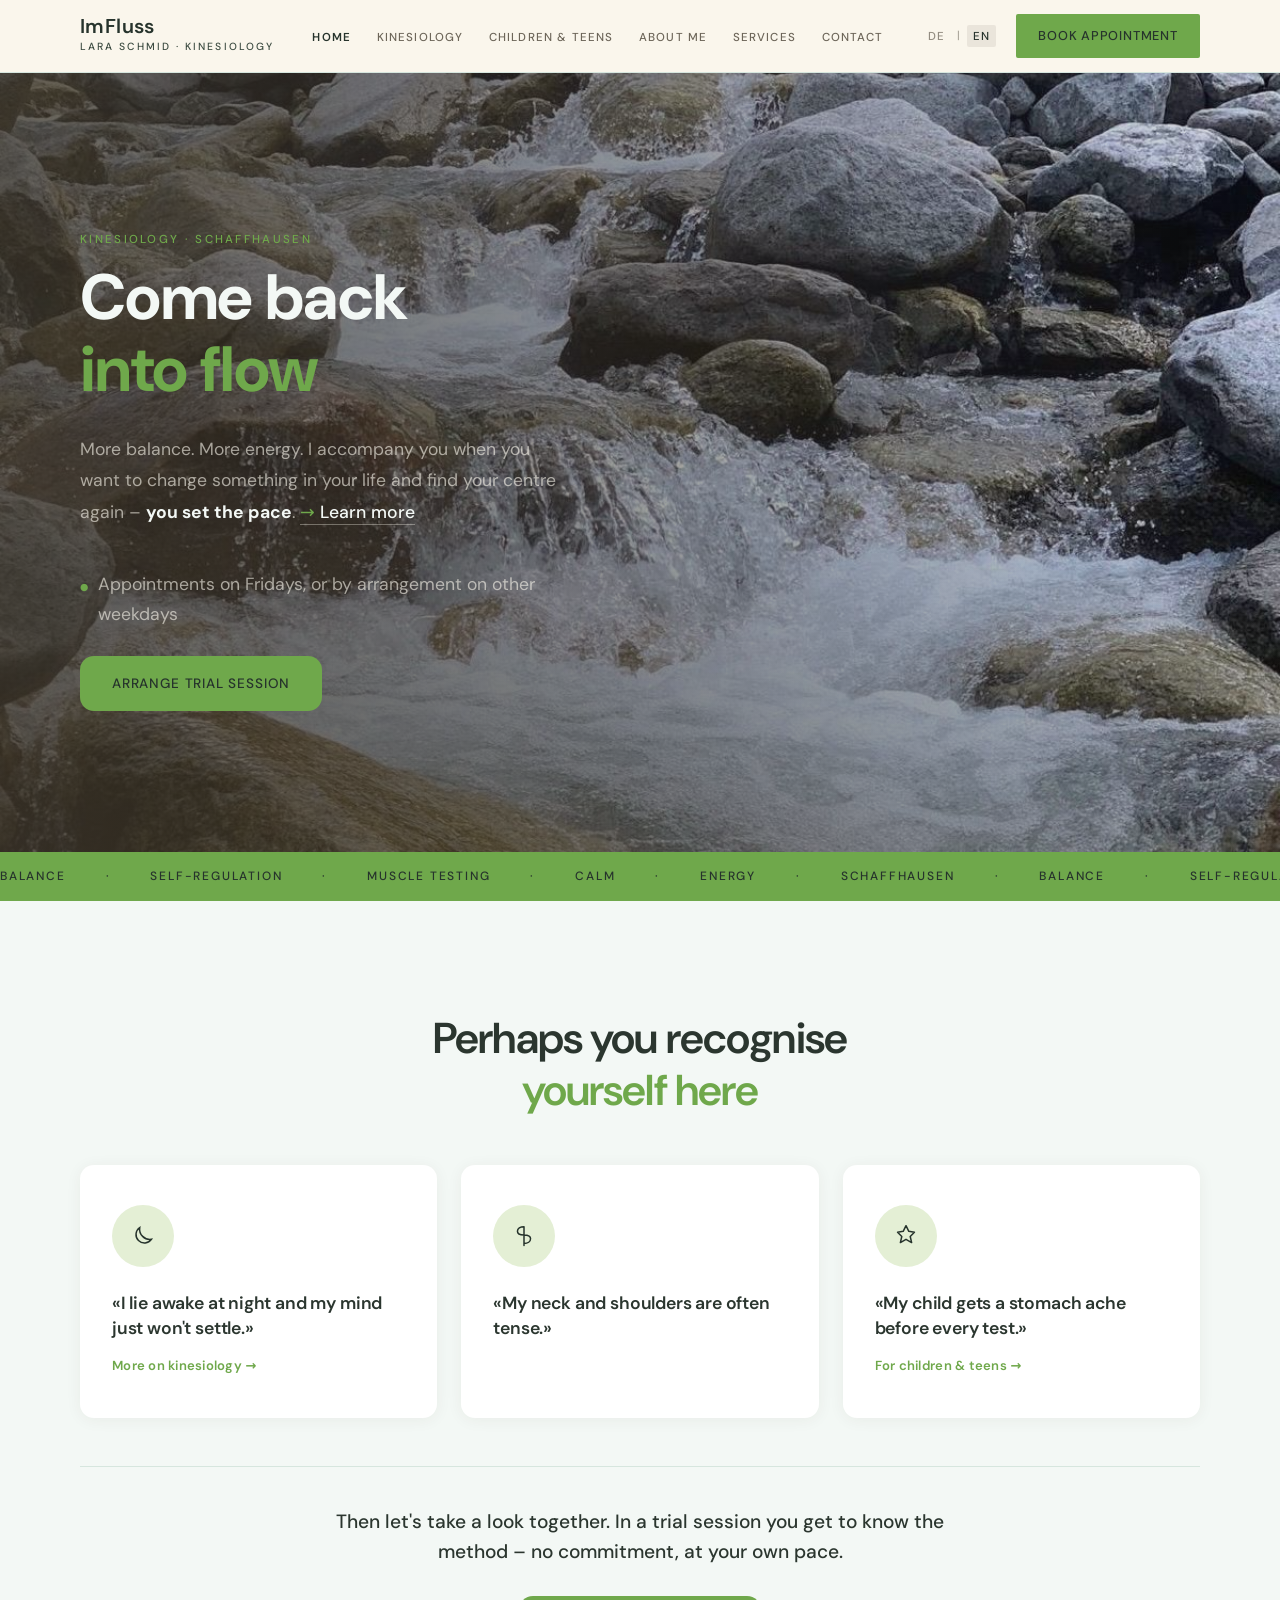
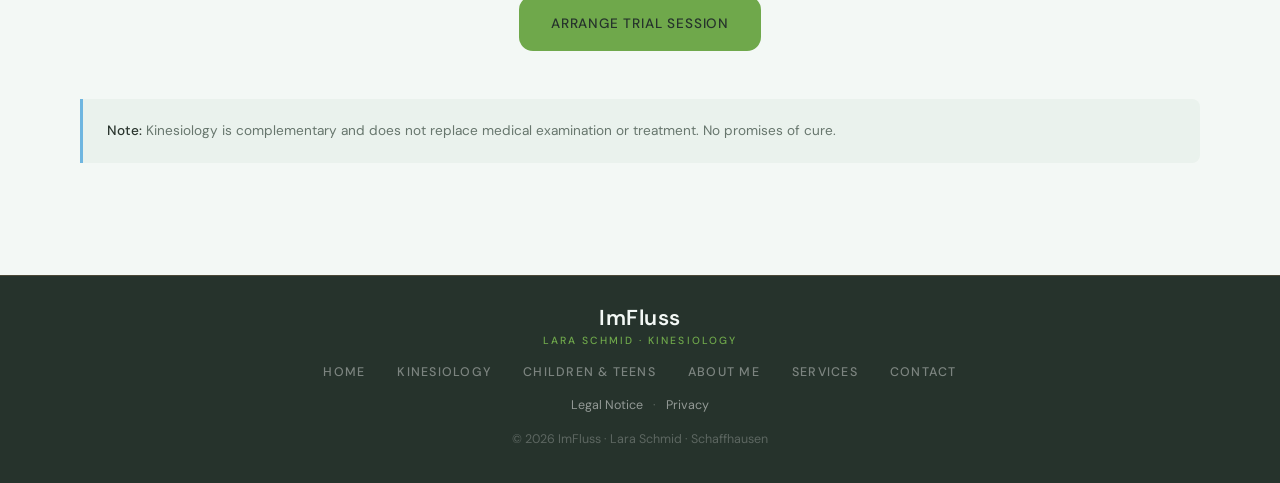
<file: index.html>
<!DOCTYPE html>
<html lang="de">
<head>
  <meta charset="UTF-8" />
  <meta name="viewport" content="width=device-width, initial-scale=1.0" />
  <title>ImFluss · Kinesiologie Schaffhausen · Lara Schmid</title>
  <meta name="description" content="ImFluss – Kinesiologie in Schaffhausen bei Lara Schmid. Komm wieder in Fluss: ganzheitliche Begleitung, wenn du etwas verändern und wieder deine Mitte finden willst. Probestunde möglich.">
  <link rel="stylesheet" href="style.css" />
</head>
<body>

  <header class="nav-wrapper">
    <nav class="nav container">
      <a href="index.html" class="nav-logo">
        <span class="logo-name">ImFluss</span>
        <span class="logo-sub" data-de="Lara Schmid · Kinesiologie" data-en="Lara Schmid · Kinesiology">Lara Schmid · Kinesiologie</span>
      </a>
      <ul class="nav-links">
        <li><a href="index.html" data-de="Home" data-en="Home">Home</a></li>
        <li><a href="kinesiologie.html" data-de="Kinesiologie" data-en="Kinesiology">Kinesiologie</a></li>
        <li><a href="kinder.html" data-de="Kinder &amp; Jugendliche" data-en="Children &amp; Teens">Kinder &amp; Jugendliche</a></li>
        <li><a href="ueber-mich.html" data-de="Über mich" data-en="About me">Über mich</a></li>
        <li><a href="praxis.html" data-de="Angebot" data-en="Services">Angebot</a></li>
        <li><a href="kontakt.html" data-de="Kontakt" data-en="Contact">Kontakt</a></li>
      </ul>
      <div class="nav-right">
        <div class="lang-toggle">
          <button class="lang-btn active" data-lang-switch="de">DE</button>
          <span>|</span>
          <button class="lang-btn" data-lang-switch="en">EN</button>
        </div>
        <a href="kontakt.html" class="btn btn-cta" data-de="Termin buchen" data-en="Book appointment">Termin buchen</a>
        <button class="hamburger" aria-label="Menu" aria-expanded="false">
          <span></span><span></span><span></span>
        </button>
      </div>
    </nav>
  </header>

  <main>
    <section class="hero hero--photo">
      <img class="hero-bg" src="assets/hero-fluss-steine.jpg" alt="" aria-hidden="true" />
      <div class="hero-content container">
        <div class="hero-text">
          <p class="eyebrow" data-de="Kinesiologie · Schaffhausen" data-en="Kinesiology · Schaffhausen">Kinesiologie · Schaffhausen</p>
          <h1>
            <span class="h1-line" data-de="Komm wieder" data-en="Come back">Komm wieder</span>
            <span class="h1-line h1-italic" data-de="in Fluss" data-en="into flow">in Fluss</span>
          </h1>
          <p class="hero-sub" data-de="Mehr Balance. Mehr Energie. Ich begleite dich dabei, wenn du etwas in deinem Leben verändern und wieder deine Mitte finden willst – <span class='hero-emphasis'>du bestimmst das Tempo</span>. <a href='kinesiologie.html' class='hero-link'>Mehr erfahren</a>" data-en="More balance. More energy. I accompany you when you want to change something in your life and find your centre again – <span class='hero-emphasis'>you set the pace</span>. <a href='kinesiologie.html' class='hero-link'>Learn more</a>">Mehr Balance. Mehr Energie. Ich begleite dich dabei, wenn du etwas in deinem Leben verändern und wieder deine Mitte finden willst – <span class="hero-emphasis">du bestimmst das Tempo</span>. <a href="kinesiologie.html" class="hero-link">Mehr erfahren</a></p>
          <p class="hero-zeiten">
            <span class="hero-zeiten-punkt" aria-hidden="true">●</span>
            <span data-de="Termine jeweils freitags oder nach Vereinbarung an andern Wochentagen" data-en="Appointments on Fridays, or by arrangement on other weekdays">Termine jeweils freitags oder nach Vereinbarung an andern Wochentagen</span>
          </p>
          <div class="hero-actions">
            <a href="kontakt.html" class="btn btn-gelb" data-de="Probestunde vereinbaren" data-en="Arrange trial session">Probestunde vereinbaren</a>
          </div>
        </div>
      </div>
      <!-- Laufstreifen. Derselbe Satz Wörter steht viermal da – das Band
           wandert um genau eine Satzbreite und wirkt dadurch endlos. -->
      <div class="hero-strip" aria-hidden="true">
        <div class="hero-strip-track">
          <div class="hero-strip-set">
            <span data-de="Balance" data-en="Balance">Balance</span><span>·</span>
            <span data-de="Selbstregulation" data-en="Self-regulation">Selbstregulation</span><span>·</span>
            <span data-de="Muskeltest" data-en="Muscle testing">Muskeltest</span><span>·</span>
            <span data-de="Gelassenheit" data-en="Calm">Gelassenheit</span><span>·</span>
            <span data-de="Energie" data-en="Energy">Energie</span><span>·</span>
            <span data-de="Schaffhausen" data-en="Schaffhausen">Schaffhausen</span><span>·</span>
          </div>
          <div class="hero-strip-set">
            <span data-de="Balance" data-en="Balance">Balance</span><span>·</span>
            <span data-de="Selbstregulation" data-en="Self-regulation">Selbstregulation</span><span>·</span>
            <span data-de="Muskeltest" data-en="Muscle testing">Muskeltest</span><span>·</span>
            <span data-de="Gelassenheit" data-en="Calm">Gelassenheit</span><span>·</span>
            <span data-de="Energie" data-en="Energy">Energie</span><span>·</span>
            <span data-de="Schaffhausen" data-en="Schaffhausen">Schaffhausen</span><span>·</span>
          </div>
          <div class="hero-strip-set">
            <span data-de="Balance" data-en="Balance">Balance</span><span>·</span>
            <span data-de="Selbstregulation" data-en="Self-regulation">Selbstregulation</span><span>·</span>
            <span data-de="Muskeltest" data-en="Muscle testing">Muskeltest</span><span>·</span>
            <span data-de="Gelassenheit" data-en="Calm">Gelassenheit</span><span>·</span>
            <span data-de="Energie" data-en="Energy">Energie</span><span>·</span>
            <span data-de="Schaffhausen" data-en="Schaffhausen">Schaffhausen</span><span>·</span>
          </div>
          <div class="hero-strip-set">
            <span data-de="Balance" data-en="Balance">Balance</span><span>·</span>
            <span data-de="Selbstregulation" data-en="Self-regulation">Selbstregulation</span><span>·</span>
            <span data-de="Muskeltest" data-en="Muscle testing">Muskeltest</span><span>·</span>
            <span data-de="Gelassenheit" data-en="Calm">Gelassenheit</span><span>·</span>
            <span data-de="Energie" data-en="Energy">Energie</span><span>·</span>
            <span data-de="Schaffhausen" data-en="Schaffhausen">Schaffhausen</span><span>·</span>
          </div>
        </div>
      </div>
    </section>

    <!-- Kennst du das? -->
    <section class="section">
      <div class="container container-narrow" style="text-align:center">
        <h2 data-de="Vielleicht erkennst du dich<br><em>hier wieder</em>" data-en="Perhaps you recognise<br><em>yourself here</em>">Vielleicht erkennst du dich<br><em>hier wieder</em></h2>
      </div>
      <div class="container">
        <div class="concern-grid">
          <a href="kinesiologie.html" class="concern-card">
            <span class="concern-icon">
              <svg width="30" height="30" viewBox="0 0 32 32" fill="none" stroke="currentColor" stroke-width="1.6" stroke-linecap="round"><path d="M25 19.5A11 11 0 0 1 12.5 7a9 9 0 1 0 12.5 12.5z"/></svg>
            </span>
            <h3 data-de="«Ich liege nachts wach und mein Kopf kommt einfach nicht zur Ruhe.»" data-en="«I lie awake at night and my mind just won't settle.»">«Ich liege nachts wach und mein Kopf kommt einfach nicht zur Ruhe.»</h3>
            <span class="concern-link" data-de="Mehr zur Kinesiologie →" data-en="More on kinesiology →">Mehr zur Kinesiologie →</span>
          </a>

          <a href="kinesiologie.html" class="concern-card">
            <span class="concern-icon">
              <svg width="30" height="30" viewBox="0 0 32 32" fill="none" stroke="currentColor" stroke-width="1.6" stroke-linecap="round" stroke-linejoin="round"><path d="M16 6v20M16 6c-4 0-7 2-7 5s3 4 7 4 7 1 7 4-3 5-7 5"/></svg>
            </span>
            <h3 data-de="«Mein Nacken und meine Schultern sind oft verspannt.»" data-en="«My neck and shoulders are often tense.»">«Mein Nacken und meine Schultern sind oft verspannt.»</h3>
          </a>

          <a href="kinder.html" class="concern-card">
            <span class="concern-icon">
              <svg width="30" height="30" viewBox="0 0 32 32" fill="none" stroke="currentColor" stroke-width="1.6" stroke-linecap="round" stroke-linejoin="round"><path d="M16 5l3 6 6 1-4.5 4.5L22 23l-6-3.5L10 23l1.5-6.5L7 12l6-1z"/></svg>
            </span>
            <h3 data-de="«Mein Kind hat vor jeder Prüfung Bauchweh.»" data-en="«My child gets a stomach ache before every test.»">«Mein Kind hat vor jeder Prüfung Bauchweh.»</h3>
            <span class="concern-link" data-de="Für Kinder &amp; Jugendliche →" data-en="For children &amp; teens →">Für Kinder &amp; Jugendliche →</span>
          </a>
        </div>

        <div class="questions-answer">
          <p data-de="Dann lass uns gemeinsam hinschauen. In einer Probestunde lernst du die Methode kennen – unverbindlich und in deinem Tempo." data-en="Then let's take a look together. In a trial session you get to know the method – no commitment, at your own pace.">Dann lass uns gemeinsam hinschauen. In einer Probestunde lernst du die Methode kennen – unverbindlich und in deinem Tempo.</p>
          <a href="kontakt.html" class="btn btn-gelb" data-de="Probestunde vereinbaren" data-en="Arrange trial session">Probestunde vereinbaren</a>
        </div>

        <div class="disclaimer">
          <p data-de="<strong>Hinweis:</strong> Kinesiologie ist komplementär und ersetzt keine ärztliche Abklärung oder Behandlung. Keine Heilungsversprechen." data-en="<strong>Note:</strong> Kinesiology is complementary and does not replace medical examination or treatment. No promises of cure."><strong>Hinweis:</strong> Kinesiologie ist komplementär und ersetzt keine ärztliche Abklärung oder Behandlung. Keine Heilungsversprechen.</p>
        </div>
      </div>
    </section>
  </main>

  <footer class="footer">
    <div class="container footer-inner">
      <div class="footer-brand">
        <span class="logo-name">ImFluss</span>
        <span class="logo-sub" data-de="Lara Schmid · Kinesiologie" data-en="Lara Schmid · Kinesiology">Lara Schmid · Kinesiologie</span>
      </div>
      <nav class="footer-links">
        <a href="index.html" data-de="Home" data-en="Home">Home</a>
        <a href="kinesiologie.html" data-de="Kinesiologie" data-en="Kinesiology">Kinesiologie</a>
        <a href="kinder.html" data-de="Kinder &amp; Jugendliche" data-en="Children &amp; Teens">Kinder &amp; Jugendliche</a>
        <a href="ueber-mich.html" data-de="Über mich" data-en="About me">Über mich</a>
        <a href="praxis.html" data-de="Angebot" data-en="Services">Angebot</a>
        <a href="kontakt.html" data-de="Kontakt" data-en="Contact">Kontakt</a>
      </nav>
      <p class="footer-legal">
        <a href="impressum.html" data-de="Impressum" data-en="Legal Notice">Impressum</a>
        <span>·</span>
        <a href="datenschutz.html" data-de="Datenschutz" data-en="Privacy">Datenschutz</a>
      </p>      <p class="footer-copy" data-de="© 2026 ImFluss · Lara Schmid · Schaffhausen" data-en="© 2026 ImFluss · Lara Schmid · Schaffhausen">© 2026 ImFluss · Lara Schmid · Schaffhausen</p>
    </div>
  </footer>

  <script src="script.js"></script>
</body>
</html>
</file>
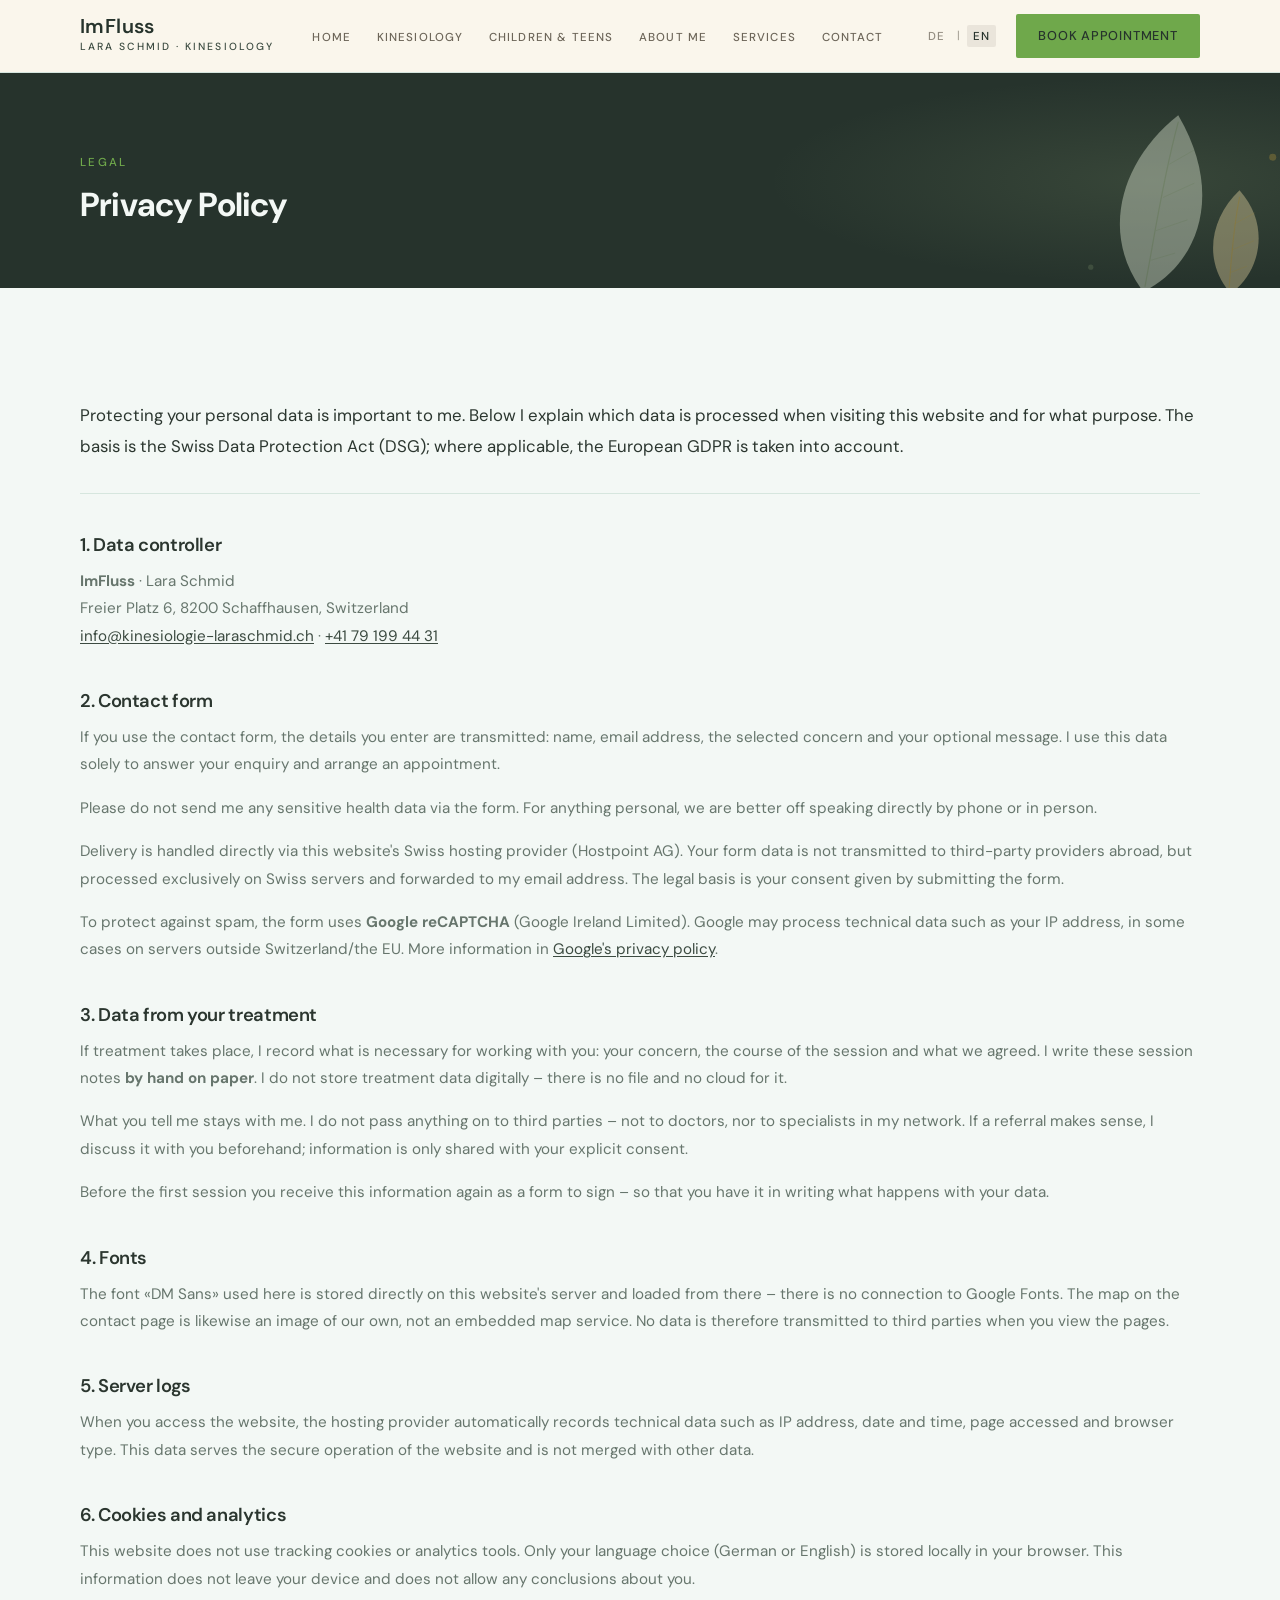
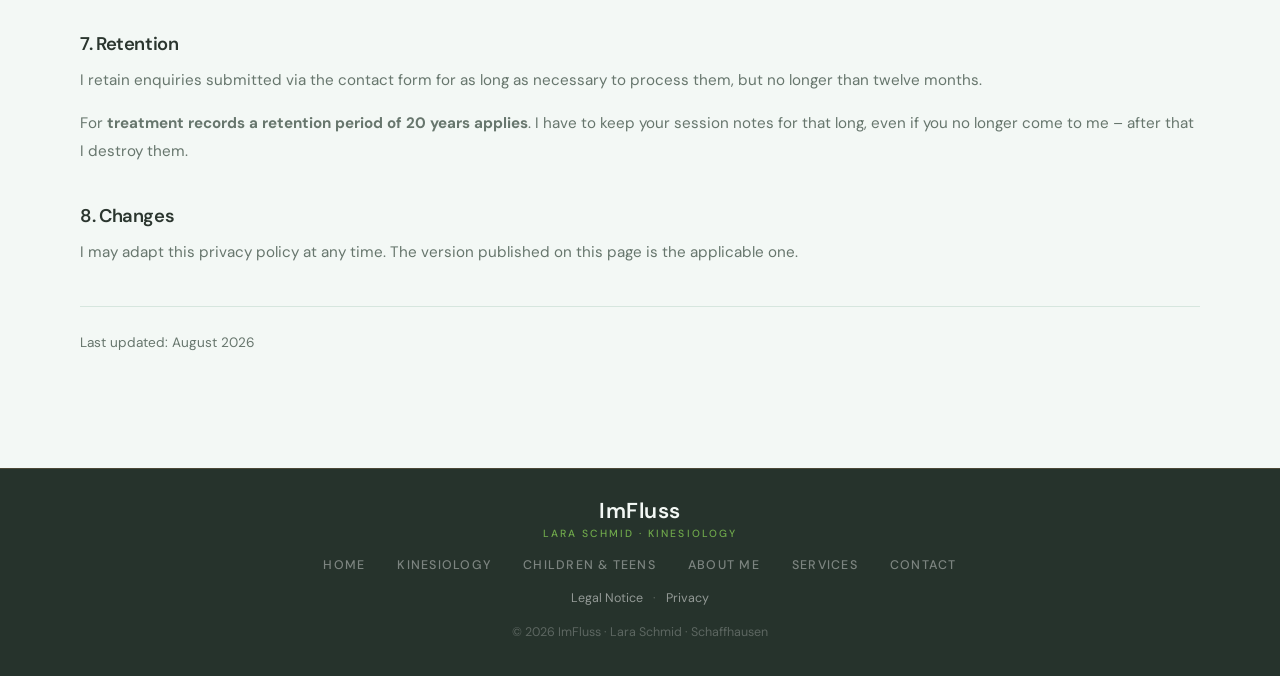
<file: datenschutz.html>
<!DOCTYPE html>
<html lang="de">
<head>
  <meta charset="UTF-8" />
  <meta name="viewport" content="width=device-width, initial-scale=1.0" />
  <title>Datenschutz · ImFluss Kinesiologie Schaffhausen</title>
  <meta name="robots" content="noindex" />
  <link rel="stylesheet" href="style.css" />
</head>
<body>

  <header class="nav-wrapper">
    <nav class="nav container">
      <a href="index.html" class="nav-logo">
        <span class="logo-name">ImFluss</span>
        <span class="logo-sub" data-de="Lara Schmid · Kinesiologie" data-en="Lara Schmid · Kinesiology">Lara Schmid · Kinesiologie</span>
      </a>
      <ul class="nav-links">
        <li><a href="index.html" data-de="Home" data-en="Home">Home</a></li>
        <li><a href="kinesiologie.html" data-de="Kinesiologie" data-en="Kinesiology">Kinesiologie</a></li>
        <li><a href="kinder.html" data-de="Kinder &amp; Jugendliche" data-en="Children &amp; Teens">Kinder &amp; Jugendliche</a></li>
        <li><a href="ueber-mich.html" data-de="Über mich" data-en="About me">Über mich</a></li>
        <li><a href="praxis.html" data-de="Angebot" data-en="Services">Angebot</a></li>
        <li><a href="kontakt.html" data-de="Kontakt" data-en="Contact">Kontakt</a></li>
      </ul>
      <div class="nav-right">
        <div class="lang-toggle">
          <button class="lang-btn active" data-lang-switch="de">DE</button>
          <span>|</span>
          <button class="lang-btn" data-lang-switch="en">EN</button>
        </div>
        <a href="kontakt.html" class="btn btn-cta" data-de="Termin buchen" data-en="Book appointment">Termin buchen</a>
        <button class="hamburger" aria-label="Menu" aria-expanded="false">
          <span></span><span></span><span></span>
        </button>
      </div>
    </nav>
  </header>

  <main>
    <section class="page-header">
      <img class="leaf-deco leaf-deco--header" src="assets/leaf-accent.svg" alt="" aria-hidden="true" />
      <div class="container">
        <p class="eyebrow" data-de="Rechtliches" data-en="Legal">Rechtliches</p>
        <h1 data-de="Datenschutz&shy;erklärung" data-en="Privacy Policy">Datenschutz&shy;erklärung</h1>
      </div>
    </section>

    <section class="section">
      <div class="container container-narrow legal">

        <p class="legal-intro" data-de="Der Schutz deiner persönlichen Daten ist mir wichtig. Nachfolgend erkläre ich, welche Daten beim Besuch dieser Website bearbeitet werden und wozu. Grundlage ist das Schweizer Datenschutzgesetz (DSG); soweit anwendbar wird die europäische DSGVO berücksichtigt." data-en="Protecting your personal data is important to me. Below I explain which data is processed when visiting this website and for what purpose. The basis is the Swiss Data Protection Act (DSG); where applicable, the European GDPR is taken into account.">Der Schutz deiner persönlichen Daten ist mir wichtig. Nachfolgend erkläre ich, welche Daten beim Besuch dieser Website bearbeitet werden und wozu. Grundlage ist das Schweizer Datenschutzgesetz (DSG); soweit anwendbar wird die europäische DSGVO berücksichtigt.</p>

        <h2 data-de="1. Verantwortliche Stelle" data-en="1. Data controller">1. Verantwortliche Stelle</h2>
        <p>
          <strong>ImFluss</strong> · Lara Schmid<br>
          Freier Platz 6, 8200 Schaffhausen, <span data-de="Schweiz" data-en="Switzerland">Schweiz</span><br>
          <a href="mailto:info@kinesiologie-laraschmid.ch">info@kinesiologie-laraschmid.ch</a> · <a href="tel:+41791994431">+41 79 199 44 31</a>
        </p>

        <h2 data-de="2. Kontaktformular" data-en="2. Contact form">2. Kontaktformular</h2>
        <p data-de="Wenn du das Kontaktformular nutzt, werden die von dir eingegebenen Angaben übermittelt: Name, E-Mail-Adresse, das gewählte Anliegen sowie deine freiwillige Nachricht. Ich verwende diese Daten ausschliesslich, um deine Anfrage zu beantworten und einen Termin zu vereinbaren." data-en="If you use the contact form, the details you enter are transmitted: name, email address, the selected concern and your optional message. I use this data solely to answer your enquiry and arrange an appointment.">Wenn du das Kontaktformular nutzt, werden die von dir eingegebenen Angaben übermittelt: Name, E-Mail-Adresse, das gewählte Anliegen sowie deine freiwillige Nachricht. Ich verwende diese Daten ausschliesslich, um deine Anfrage zu beantworten und einen Termin zu vereinbaren.</p>
        <p data-de="Bitte sende mir über das Formular keine besonders schützenswerten Gesundheitsdaten. Für alles Persönliche besprechen wir uns lieber direkt am Telefon oder im Gespräch." data-en="Please do not send me any sensitive health data via the form. For anything personal, we are better off speaking directly by phone or in person.">Bitte sende mir über das Formular keine besonders schützenswerten Gesundheitsdaten. Für alles Persönliche besprechen wir uns lieber direkt am Telefon oder im Gespräch.</p>
        <p data-de="Die Zustellung erfolgt direkt über den Schweizer Hosting-Anbieter dieser Website (Hostpoint AG). Deine Formulardaten werden dabei nicht an Drittanbieter im Ausland übermittelt, sondern ausschliesslich auf Schweizer Servern verarbeitet und an meine E-Mail-Adresse weitergeleitet. Rechtsgrundlage ist deine Einwilligung durch das Absenden des Formulars." data-en="Delivery is handled directly via this website's Swiss hosting provider (Hostpoint AG). Your form data is not transmitted to third-party providers abroad, but processed exclusively on Swiss servers and forwarded to my email address. The legal basis is your consent given by submitting the form.">Die Zustellung erfolgt direkt über den Schweizer Hosting-Anbieter dieser Website (Hostpoint AG). Deine Formulardaten werden dabei nicht an Drittanbieter im Ausland übermittelt, sondern ausschliesslich auf Schweizer Servern verarbeitet und an meine E-Mail-Adresse weitergeleitet. Rechtsgrundlage ist deine Einwilligung durch das Absenden des Formulars.</p>
        <p data-de="Zum Schutz vor Spam nutzt das Formular <strong>Google reCAPTCHA</strong> (Google Ireland Limited). Dabei kann Google technische Daten wie deine IP-Adresse verarbeiten, teils auch auf Servern ausserhalb der Schweiz/EU. Weitere Infos in der <a href='https://policies.google.com/privacy' target='_blank' rel='noopener'>Datenschutzerklärung von Google</a>." data-en="To protect against spam, the form uses <strong>Google reCAPTCHA</strong> (Google Ireland Limited). Google may process technical data such as your IP address, in some cases on servers outside Switzerland/the EU. More information in <a href='https://policies.google.com/privacy' target='_blank' rel='noopener'>Google's privacy policy</a>.">Zum Schutz vor Spam nutzt das Formular <strong>Google reCAPTCHA</strong> (Google Ireland Limited). Dabei kann Google technische Daten wie deine IP-Adresse verarbeiten, teils auch auf Servern ausserhalb der Schweiz/EU. Weitere Infos in der <a href="https://policies.google.com/privacy" target="_blank" rel="noopener">Datenschutzerklärung von Google</a>.</p>

        <h2 data-de="3. Daten aus der Behandlung" data-en="3. Data from your treatment">3. Daten aus der Behandlung</h2>
        <p data-de="Kommt eine Behandlung zustande, halte ich fest, was für die Arbeit mit dir nötig ist: dein Anliegen, den Verlauf der Sitzung und was wir vereinbart haben. Diese Sitzungsprotokolle schreibe ich <strong>von Hand auf Papier</strong>. Behandlungsdaten speichere ich nicht digital – es gibt dazu weder eine Datei noch eine Cloud." data-en="If treatment takes place, I record what is necessary for working with you: your concern, the course of the session and what we agreed. I write these session notes <strong>by hand on paper</strong>. I do not store treatment data digitally – there is no file and no cloud for it.">Kommt eine Behandlung zustande, halte ich fest, was für die Arbeit mit dir nötig ist: dein Anliegen, den Verlauf der Sitzung und was wir vereinbart haben. Diese Sitzungsprotokolle schreibe ich <strong>von Hand auf Papier</strong>. Behandlungsdaten speichere ich nicht digital – es gibt dazu weder eine Datei noch eine Cloud.</p>
<p data-de="Was du mir erzählst, bleibt bei mir. Ich gebe nichts an Dritte weiter – auch nicht an Ärztinnen, Ärzte oder Fachpersonen aus meinem Netzwerk. Wenn eine Weiterempfehlung sinnvoll ist, bespreche ich das vorher mit dir; Angaben gehen nur mit deiner ausdrücklichen Zustimmung weiter." data-en="What you tell me stays with me. I do not pass anything on to third parties – not to doctors, nor to specialists in my network. If a referral makes sense, I discuss it with you beforehand; information is only shared with your explicit consent.">Was du mir erzählst, bleibt bei mir. Ich gebe nichts an Dritte weiter – auch nicht an Ärztinnen, Ärzte oder Fachpersonen aus meinem Netzwerk. Wenn eine Weiterempfehlung sinnvoll ist, bespreche ich das vorher mit dir; Angaben gehen nur mit deiner ausdrücklichen Zustimmung weiter.</p>
        <p data-de="Vor der ersten Sitzung erhältst du diese Angaben nochmals als Formular zum Unterschreiben – damit du schwarz auf weiss hast, was mit deinen Daten geschieht." data-en="Before the first session you receive this information again as a form to sign – so that you have it in writing what happens with your data.">Vor der ersten Sitzung erhältst du diese Angaben nochmals als Formular zum Unterschreiben – damit du schwarz auf weiss hast, was mit deinen Daten geschieht.</p>

        <h2 data-de="4. Schriftarten" data-en="4. Fonts">4. Schriftarten</h2>
        <p data-de="Die verwendete Schrift «DM Sans» ist direkt auf dem Server dieser Website gespeichert und wird von dort geladen – es besteht keine Verbindung zu Google Fonts. Auch die Karte auf der Kontaktseite ist ein eigenes Bild und kein Einbau eines Kartendienstes. Beim Aufrufen der Seiten werden deshalb keine Daten an Dritte übermittelt." data-en="The font «DM Sans» used here is stored directly on this website's server and loaded from there – there is no connection to Google Fonts. The map on the contact page is likewise an image of our own, not an embedded map service. No data is therefore transmitted to third parties when you view the pages.">Die verwendete Schrift «DM Sans» ist direkt auf dem Server dieser Website gespeichert und wird von dort geladen – es besteht keine Verbindung zu Google Fonts. Auch die Karte auf der Kontaktseite ist ein eigenes Bild und kein Einbau eines Kartendienstes. Beim Aufrufen der Seiten werden deshalb keine Daten an Dritte übermittelt.</p>

        <h2 data-de="5. Server-Protokolle" data-en="5. Server logs">5. Server-Protokolle</h2>
        <p data-de="Beim Aufruf der Website erfasst der Hosting-Anbieter automatisch technische Daten wie IP-Adresse, Datum und Uhrzeit, aufgerufene Seite und Browsertyp. Diese Daten dienen dem sicheren Betrieb der Website und werden nicht mit anderen Daten zusammengeführt." data-en="When you access the website, the hosting provider automatically records technical data such as IP address, date and time, page accessed and browser type. This data serves the secure operation of the website and is not merged with other data.">Beim Aufruf der Website erfasst der Hosting-Anbieter automatisch technische Daten wie IP-Adresse, Datum und Uhrzeit, aufgerufene Seite und Browsertyp. Diese Daten dienen dem sicheren Betrieb der Website und werden nicht mit anderen Daten zusammengeführt.</p>

        <h2 data-de="6. Cookies und Analyse" data-en="6. Cookies and analytics">6. Cookies und Analyse</h2>
        <p data-de="Diese Website setzt keine Tracking-Cookies und verwendet keine Analyse-Werkzeuge. Gespeichert wird lediglich deine Sprachwahl (Deutsch oder Englisch) lokal in deinem Browser. Diese Angabe verlässt dein Gerät nicht und lässt keine Rückschlüsse auf dich zu." data-en="This website does not use tracking cookies or analytics tools. Only your language choice (German or English) is stored locally in your browser. This information does not leave your device and does not allow any conclusions about you.">Diese Website setzt keine Tracking-Cookies und verwendet keine Analyse-Werkzeuge. Gespeichert wird lediglich deine Sprachwahl (Deutsch oder Englisch) lokal in deinem Browser. Diese Angabe verlässt dein Gerät nicht und lässt keine Rückschlüsse auf dich zu.</p>

        <h2 data-de="7. Aufbewahrung" data-en="7. Retention">7. Aufbewahrung</h2>
        <p data-de="Anfragen über das Kontaktformular bewahre ich so lange auf, wie es für die Bearbeitung nötig ist, längstens jedoch zwölf Monate." data-en="I retain enquiries submitted via the contact form for as long as necessary to process them, but no longer than twelve months.">Anfragen über das Kontaktformular bewahre ich so lange auf, wie es für die Bearbeitung nötig ist, längstens jedoch zwölf Monate.</p>
        <p data-de="Für <strong>Behandlungsunterlagen gilt eine Aufbewahrungsfrist von 20 Jahren</strong>. So lange muss ich deine Sitzungsprotokolle aufbewahren, auch wenn du nicht mehr zu mir kommst – danach vernichte ich sie." data-en="For <strong>treatment records a retention period of 20 years applies</strong>. I have to keep your session notes for that long, even if you no longer come to me – after that I destroy them.">Für <strong>Behandlungsunterlagen gilt eine Aufbewahrungsfrist von 20 Jahren</strong>. So lange muss ich deine Sitzungsprotokolle aufbewahren, auch wenn du nicht mehr zu mir kommst – danach vernichte ich sie.</p>

        <h2 data-de="8. Änderungen" data-en="8. Changes">8. Änderungen</h2>
        <p data-de="Ich kann diese Datenschutzerklärung jederzeit anpassen. Massgebend ist die jeweils auf dieser Seite veröffentlichte Fassung." data-en="I may adapt this privacy policy at any time. The version published on this page is the applicable one.">Ich kann diese Datenschutzerklärung jederzeit anpassen. Massgebend ist die jeweils auf dieser Seite veröffentlichte Fassung.</p>

        <p class="legal-date"><span data-de="Stand" data-en="Last updated">Stand</span>: <span data-de="August 2026" data-en="August 2026">August 2026</span></p>

      </div>
    </section>
  </main>

  <footer class="footer">
    <div class="container footer-inner">
      <div class="footer-brand">
        <span class="logo-name">ImFluss</span>
        <span class="logo-sub" data-de="Lara Schmid · Kinesiologie" data-en="Lara Schmid · Kinesiology">Lara Schmid · Kinesiologie</span>
      </div>
      <nav class="footer-links">
        <a href="index.html" data-de="Home" data-en="Home">Home</a>
        <a href="kinesiologie.html" data-de="Kinesiologie" data-en="Kinesiology">Kinesiologie</a>
        <a href="kinder.html" data-de="Kinder &amp; Jugendliche" data-en="Children &amp; Teens">Kinder &amp; Jugendliche</a>
        <a href="ueber-mich.html" data-de="Über mich" data-en="About me">Über mich</a>
        <a href="praxis.html" data-de="Angebot" data-en="Services">Angebot</a>
        <a href="kontakt.html" data-de="Kontakt" data-en="Contact">Kontakt</a>
      </nav>
      <p class="footer-legal">
        <a href="impressum.html" data-de="Impressum" data-en="Legal Notice">Impressum</a>
        <span>·</span>
        <a href="datenschutz.html" data-de="Datenschutz" data-en="Privacy">Datenschutz</a>
      </p>
      <p class="footer-copy" data-de="© 2026 ImFluss · Lara Schmid · Schaffhausen" data-en="© 2026 ImFluss · Lara Schmid · Schaffhausen">© 2026 ImFluss · Lara Schmid · Schaffhausen</p>
    </div>
  </footer>
  <script src="script.js"></script>
</body>
</html>
</file>
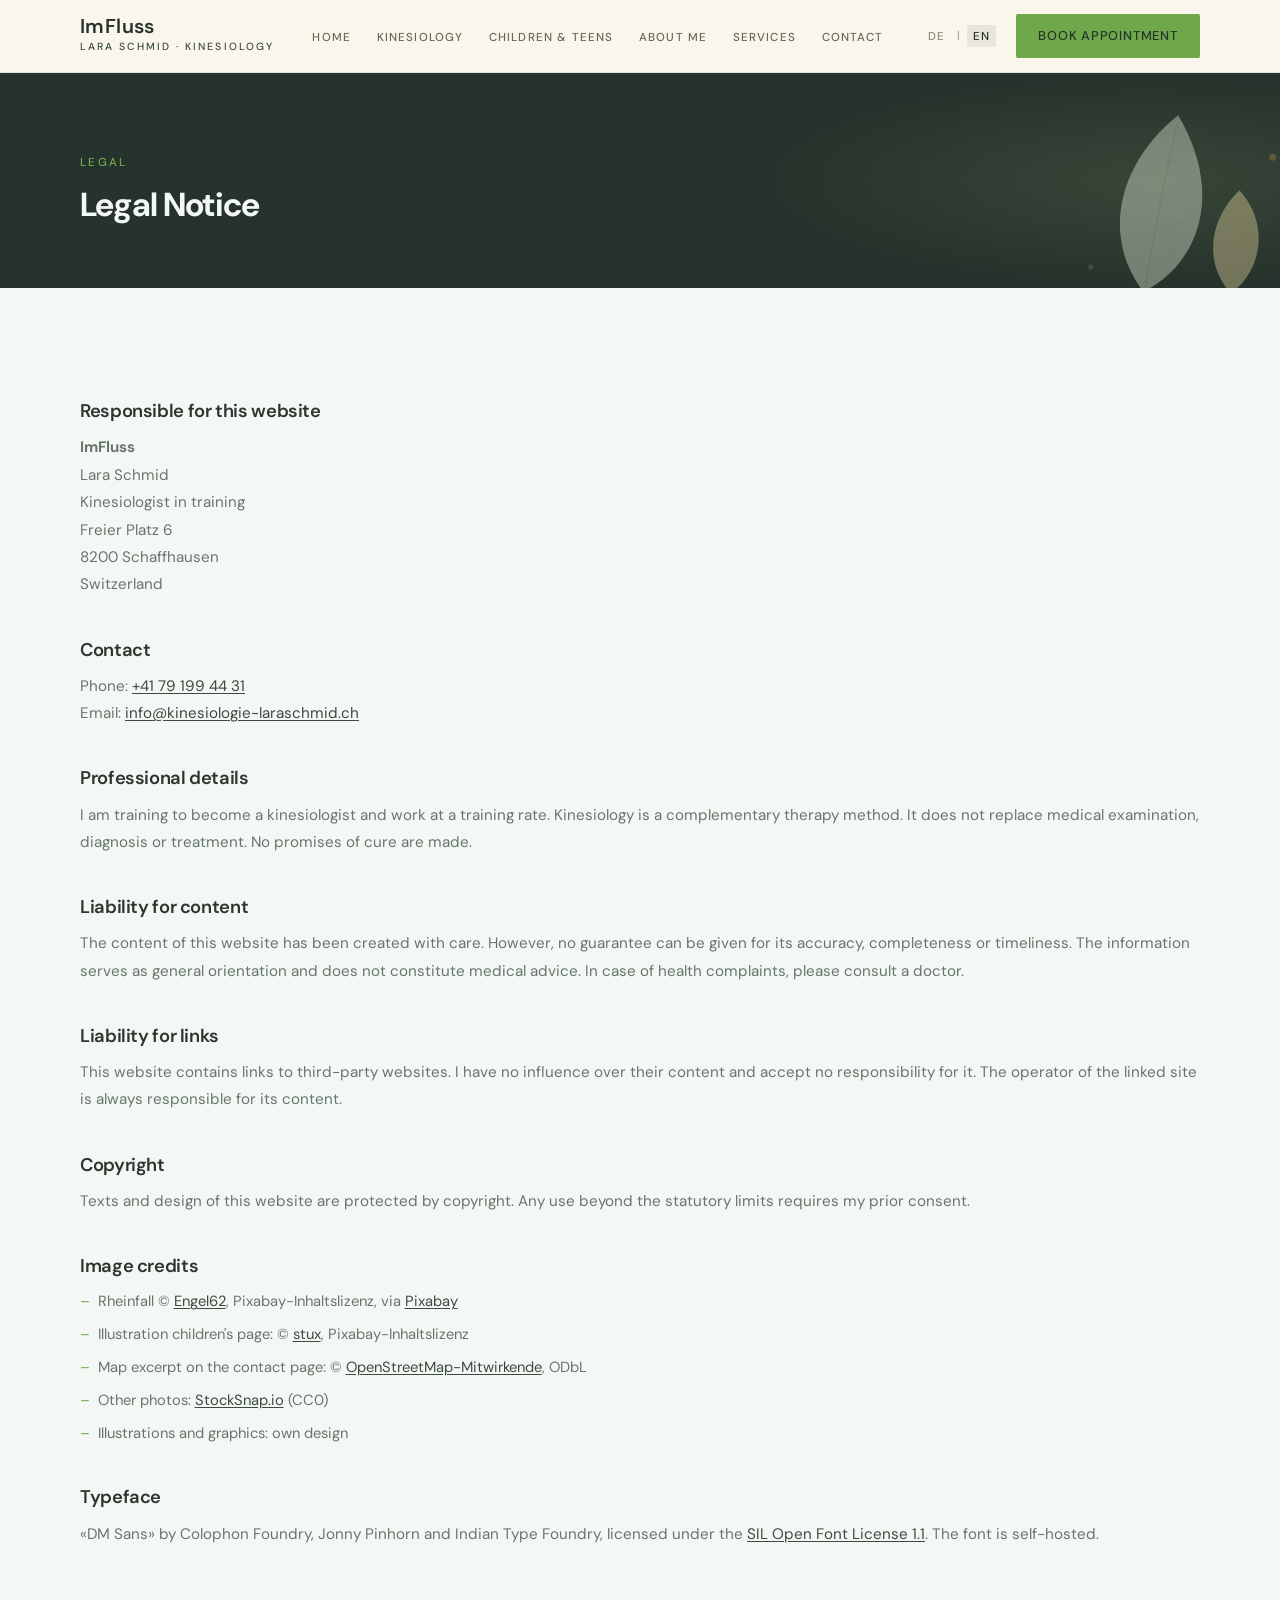
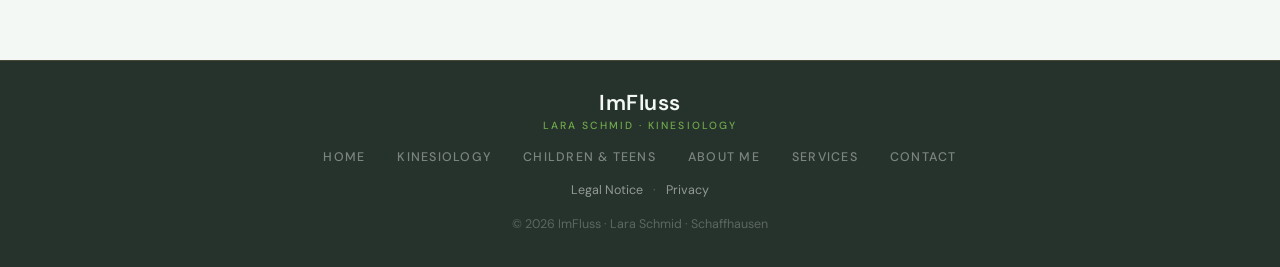
<file: impressum.html>
<!DOCTYPE html>
<html lang="de">
<head>
  <meta charset="UTF-8" />
  <meta name="viewport" content="width=device-width, initial-scale=1.0" />
  <title>Impressum · ImFluss Kinesiologie Schaffhausen</title>
  <meta name="robots" content="noindex" />
  <link rel="stylesheet" href="style.css" />
</head>
<body>

  <header class="nav-wrapper">
    <nav class="nav container">
      <a href="index.html" class="nav-logo">
        <span class="logo-name">ImFluss</span>
        <span class="logo-sub" data-de="Lara Schmid · Kinesiologie" data-en="Lara Schmid · Kinesiology">Lara Schmid · Kinesiologie</span>
      </a>
      <ul class="nav-links">
        <li><a href="index.html" data-de="Home" data-en="Home">Home</a></li>
        <li><a href="kinesiologie.html" data-de="Kinesiologie" data-en="Kinesiology">Kinesiologie</a></li>
        <li><a href="kinder.html" data-de="Kinder &amp; Jugendliche" data-en="Children &amp; Teens">Kinder &amp; Jugendliche</a></li>
        <li><a href="ueber-mich.html" data-de="Über mich" data-en="About me">Über mich</a></li>
        <li><a href="praxis.html" data-de="Angebot" data-en="Services">Angebot</a></li>
        <li><a href="kontakt.html" data-de="Kontakt" data-en="Contact">Kontakt</a></li>
      </ul>
      <div class="nav-right">
        <div class="lang-toggle">
          <button class="lang-btn active" data-lang-switch="de">DE</button>
          <span>|</span>
          <button class="lang-btn" data-lang-switch="en">EN</button>
        </div>
        <a href="kontakt.html" class="btn btn-cta" data-de="Termin buchen" data-en="Book appointment">Termin buchen</a>
        <button class="hamburger" aria-label="Menu" aria-expanded="false">
          <span></span><span></span><span></span>
        </button>
      </div>
    </nav>
  </header>

  <main>
    <section class="page-header">
      <img class="leaf-deco leaf-deco--header" src="assets/leaf-accent.svg" alt="" aria-hidden="true" />
      <div class="container">
        <p class="eyebrow" data-de="Rechtliches" data-en="Legal">Rechtliches</p>
        <h1 data-de="Impressum" data-en="Legal Notice">Impressum</h1>
      </div>
    </section>

    <section class="section">
      <div class="container container-narrow legal">

        <h2 data-de="Verantwortlich für diese Website" data-en="Responsible for this website">Verantwortlich für diese Website</h2>
        <p>
          <strong>ImFluss</strong><br>
          Lara Schmid<br>
          <span data-de="Kinesiologin in Ausbildung" data-en="Kinesiologist in training">Kinesiologin in Ausbildung</span><br>
          Freier Platz 6<br>
          8200 Schaffhausen<br>
          <span data-de="Schweiz" data-en="Switzerland">Schweiz</span>
        </p>

        <h2 data-de="Kontakt" data-en="Contact">Kontakt</h2>
        <p>
          <span data-de="Telefon" data-en="Phone">Telefon</span>: <a href="tel:+41791994431">+41 79 199 44 31</a><br>
          <span data-de="E-Mail" data-en="Email">E-Mail</span>: <a href="mailto:info@kinesiologie-laraschmid.ch">info@kinesiologie-laraschmid.ch</a>
        </p>

        <h2 data-de="Berufliche Angaben" data-en="Professional details">Berufliche Angaben</h2>
        <p data-de="Ich befinde mich in Ausbildung zur Kinesiologin und arbeite zum Ausbildungstarif. Kinesiologie ist eine Methode der Komplementärtherapie. Sie ersetzt keine ärztliche Abklärung, Diagnose oder Behandlung. Es werden keine Heilungsversprechen abgegeben." data-en="I am training to become a kinesiologist and work at a training rate. Kinesiology is a complementary therapy method. It does not replace medical examination, diagnosis or treatment. No promises of cure are made.">Ich befinde mich in Ausbildung zur Kinesiologin und arbeite zum Ausbildungstarif. Kinesiologie ist eine Methode der Komplementärtherapie. Sie ersetzt keine ärztliche Abklärung, Diagnose oder Behandlung. Es werden keine Heilungsversprechen abgegeben.</p>

        <h2 data-de="Haftung für Inhalte" data-en="Liability for content">Haftung für Inhalte</h2>
        <p data-de="Die Inhalte dieser Website wurden mit Sorgfalt erstellt. Für Richtigkeit, Vollständigkeit und Aktualität kann jedoch keine Gewähr übernommen werden. Die Informationen dienen der allgemeinen Orientierung und stellen keine medizinische Beratung dar. Bei gesundheitlichen Beschwerden wende dich bitte an eine Ärztin oder einen Arzt." data-en="The content of this website has been created with care. However, no guarantee can be given for its accuracy, completeness or timeliness. The information serves as general orientation and does not constitute medical advice. In case of health complaints, please consult a doctor.">Die Inhalte dieser Website wurden mit Sorgfalt erstellt. Für Richtigkeit, Vollständigkeit und Aktualität kann jedoch keine Gewähr übernommen werden. Die Informationen dienen der allgemeinen Orientierung und stellen keine medizinische Beratung dar. Bei gesundheitlichen Beschwerden wende dich bitte an eine Ärztin oder einen Arzt.</p>

        <h2 data-de="Haftung für Links" data-en="Liability for links">Haftung für Links</h2>
        <p data-de="Diese Website enthält Verweise auf Websites Dritter. Auf deren Inhalte habe ich keinen Einfluss und übernehme dafür keine Verantwortung. Für die Inhalte verlinkter Seiten ist stets deren Betreiberin oder Betreiber verantwortlich." data-en="This website contains links to third-party websites. I have no influence over their content and accept no responsibility for it. The operator of the linked site is always responsible for its content.">Diese Website enthält Verweise auf Websites Dritter. Auf deren Inhalte habe ich keinen Einfluss und übernehme dafür keine Verantwortung. Für die Inhalte verlinkter Seiten ist stets deren Betreiberin oder Betreiber verantwortlich.</p>

        <h2 data-de="Urheberrecht" data-en="Copyright">Urheberrecht</h2>
        <p data-de="Texte und Gestaltung dieser Website sind urheberrechtlich geschützt. Eine Verwendung ausserhalb der gesetzlichen Schranken bedarf meiner vorherigen Zustimmung." data-en="Texts and design of this website are protected by copyright. Any use beyond the statutory limits requires my prior consent.">Texte und Gestaltung dieser Website sind urheberrechtlich geschützt. Eine Verwendung ausserhalb der gesetzlichen Schranken bedarf meiner vorherigen Zustimmung.</p>

        <h2 data-de="Bildnachweis" data-en="Image credits">Bildnachweis</h2>
        <ul class="legal-list">          <li>Rheinfall © <a href="https://pixabay.com/users/engel62-102188/" target="_blank" rel="noopener">Engel62</a>, Pixabay-Inhaltslizenz, via <a href="https://pixabay.com/de/photos/schaffhausen-rheinfall-schweiz-85026/" target="_blank" rel="noopener">Pixabay</a></li>
          <li><span data-de="Illustration Kinderseite" data-en="Illustration children's page">Illustration Kinderseite</span>: © <a href="https://pixabay.com/users/stux-12364/" target="_blank" rel="noopener">stux</a>, Pixabay-Inhaltslizenz</li>
          <li><span data-de="Kartenausschnitt Kontaktseite" data-en="Map excerpt on the contact page">Kartenausschnitt Kontaktseite</span>: © <a href="https://www.openstreetmap.org/copyright" target="_blank" rel="noopener">OpenStreetMap-Mitwirkende</a>, ODbL</li>
          <li><span data-de="Übrige Fotos" data-en="Other photos">Übrige Fotos</span>: <a href="https://stocksnap.io" target="_blank" rel="noopener">StockSnap.io</a> (CC0)</li>
          <li><span data-de="Illustrationen und Grafiken: eigene Gestaltung" data-en="Illustrations and graphics: own design">Illustrationen und Grafiken: eigene Gestaltung</span></li>
        </ul>

        <h2 data-de="Schriftart" data-en="Typeface">Schriftart</h2>
        <p data-de="«DM Sans» von Colophon Foundry, Jonny Pinhorn und Indian Type Foundry, lizenziert unter der <a href='assets/fonts/OFL.txt' target='_blank'>SIL Open Font License 1.1</a>. Die Schrift ist lokal eingebunden." data-en="«DM Sans» by Colophon Foundry, Jonny Pinhorn and Indian Type Foundry, licensed under the <a href='assets/fonts/OFL.txt' target='_blank'>SIL Open Font License 1.1</a>. The font is self-hosted.">«DM Sans» von Colophon Foundry, Jonny Pinhorn und Indian Type Foundry, lizenziert unter der <a href="assets/fonts/OFL.txt" target="_blank">SIL Open Font License 1.1</a>. Die Schrift ist lokal eingebunden.</p>

      </div>
    </section>
  </main>

  <footer class="footer">
    <div class="container footer-inner">
      <div class="footer-brand">
        <span class="logo-name">ImFluss</span>
        <span class="logo-sub" data-de="Lara Schmid · Kinesiologie" data-en="Lara Schmid · Kinesiology">Lara Schmid · Kinesiologie</span>
      </div>
      <nav class="footer-links">
        <a href="index.html" data-de="Home" data-en="Home">Home</a>
        <a href="kinesiologie.html" data-de="Kinesiologie" data-en="Kinesiology">Kinesiologie</a>
        <a href="kinder.html" data-de="Kinder &amp; Jugendliche" data-en="Children &amp; Teens">Kinder &amp; Jugendliche</a>
        <a href="ueber-mich.html" data-de="Über mich" data-en="About me">Über mich</a>
        <a href="praxis.html" data-de="Angebot" data-en="Services">Angebot</a>
        <a href="kontakt.html" data-de="Kontakt" data-en="Contact">Kontakt</a>
      </nav>
      <p class="footer-legal">
        <a href="impressum.html" data-de="Impressum" data-en="Legal Notice">Impressum</a>
        <span>·</span>
        <a href="datenschutz.html" data-de="Datenschutz" data-en="Privacy">Datenschutz</a>
      </p>
      <p class="footer-copy" data-de="© 2026 ImFluss · Lara Schmid · Schaffhausen" data-en="© 2026 ImFluss · Lara Schmid · Schaffhausen">© 2026 ImFluss · Lara Schmid · Schaffhausen</p>
    </div>
  </footer>
  <script src="script.js"></script>
</body>
</html>
</file>
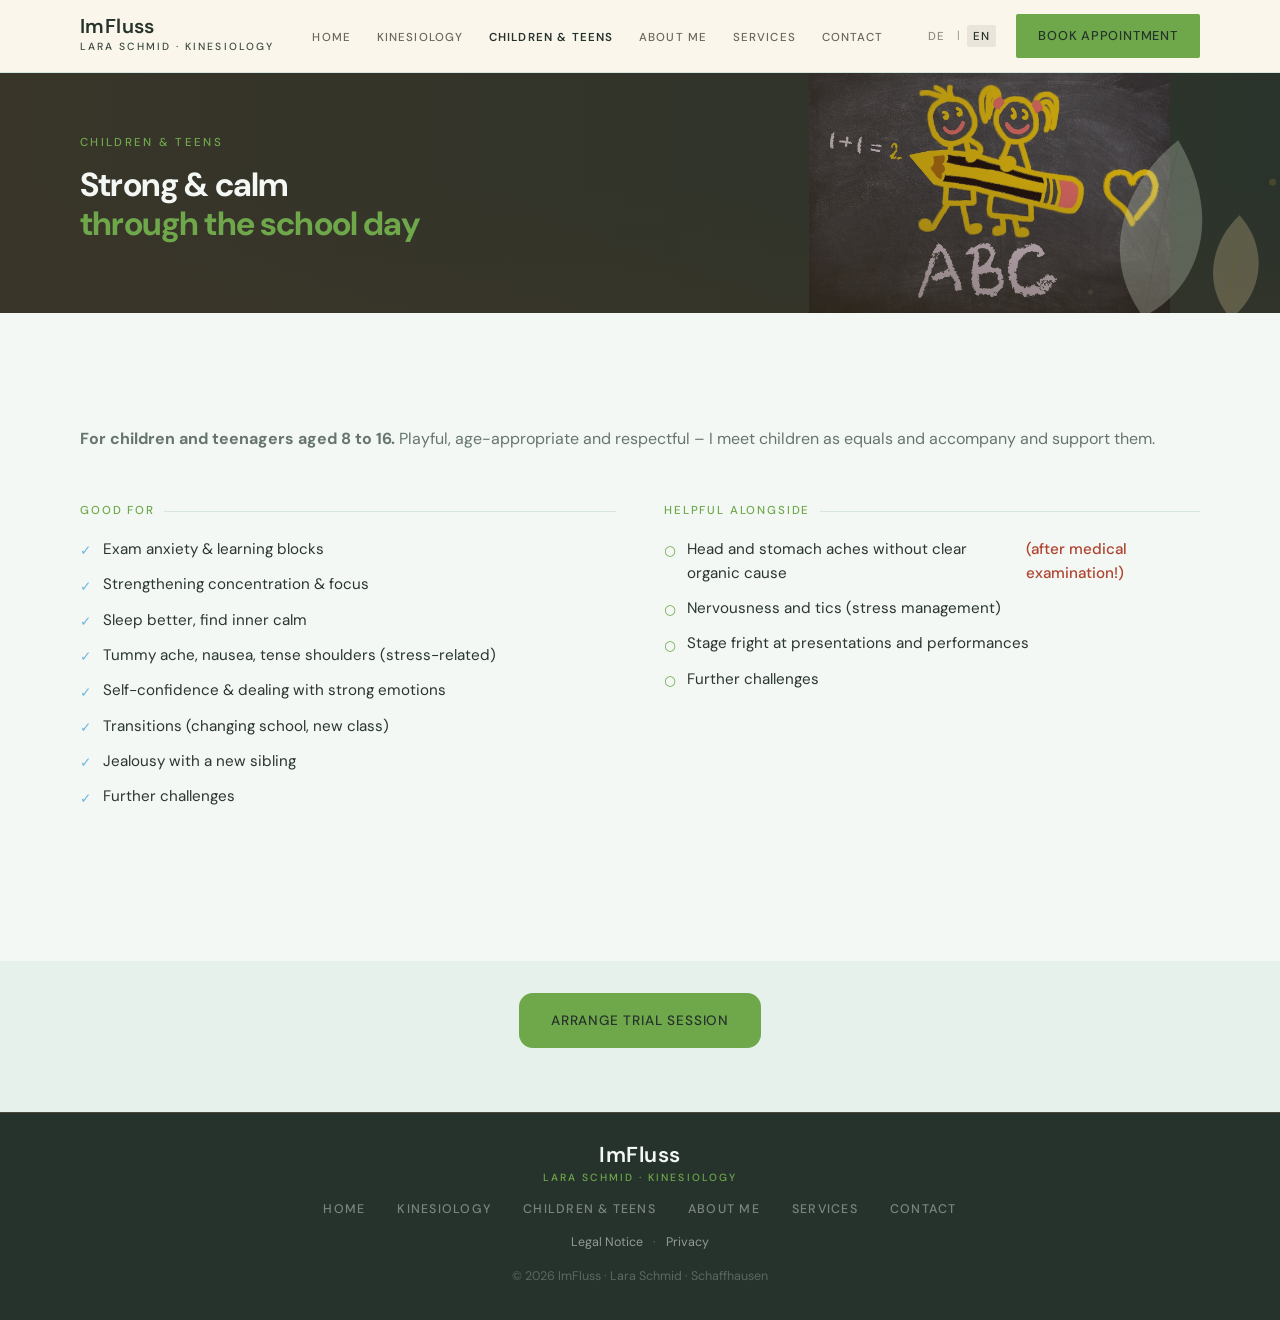
<file: kinder.html>
<!DOCTYPE html>
<html lang="de">
<head>
  <meta charset="UTF-8" />
  <meta name="viewport" content="width=device-width, initial-scale=1.0" />
  <title>Kinder &amp; Jugendliche · ImFluss Kinesiologie Schaffhausen</title>
  <meta name="description" content="ImFluss – Kinesiologie für Kinder und Jugendliche von 8 bis 16 Jahren in Schaffhausen. Stark und gelassen durch den Schulalltag – spielerisch, altersgerecht und respektvoll.">
  <link rel="stylesheet" href="style.css" />
</head>
<body>

  <header class="nav-wrapper">
    <nav class="nav container">
      <a href="index.html" class="nav-logo">
        <span class="logo-name">ImFluss</span>
        <span class="logo-sub" data-de="Lara Schmid · Kinesiologie" data-en="Lara Schmid · Kinesiology">Lara Schmid · Kinesiologie</span>
      </a>
      <ul class="nav-links">
        <li><a href="index.html" data-de="Home" data-en="Home">Home</a></li>
        <li><a href="kinesiologie.html" data-de="Kinesiologie" data-en="Kinesiology">Kinesiologie</a></li>
        <li><a href="kinder.html" data-de="Kinder &amp; Jugendliche" data-en="Children &amp; Teens">Kinder &amp; Jugendliche</a></li>
        <li><a href="ueber-mich.html" data-de="Über mich" data-en="About me">Über mich</a></li>
        <li><a href="praxis.html" data-de="Angebot" data-en="Services">Angebot</a></li>
        <li><a href="kontakt.html" data-de="Kontakt" data-en="Contact">Kontakt</a></li>
      </ul>
      <div class="nav-right">
        <div class="lang-toggle">
          <button class="lang-btn active" data-lang-switch="de">DE</button>
          <span>|</span>
          <button class="lang-btn" data-lang-switch="en">EN</button>
        </div>
        <a href="kontakt.html" class="btn btn-cta" data-de="Termin buchen" data-en="Book appointment">Termin buchen</a>
        <button class="hamburger" aria-label="Menu" aria-expanded="false">
          <span></span><span></span><span></span>
        </button>
      </div>
    </nav>
  </header>

  <main>
    <section class="page-header page-header--photo">
      <img class="page-header-bg page-header-bg--contain" src="assets/kinder-tafel.jpg" alt="Wandtafel mit zwei gezeichneten Kindern, die einen grossen Stift tragen" />
      <img class="leaf-deco leaf-deco--header" src="assets/leaf-accent.svg" alt="" aria-hidden="true" />
      <div class="container">
        <p class="eyebrow" data-de="Kinder & Jugendliche" data-en="Children & Teens">Kinder &amp; Jugendliche</p>
        <h1 data-de="Stark &amp; gelassen<br><em>durch den Schulalltag</em>" data-en="Strong &amp; calm<br><em>through the school day</em>">Stark &amp; gelassen<br><em>durch den Schulalltag</em></h1>
      </div>
    </section>

    <section class="section">
      <div class="container container-narrow">
        <p data-de="<strong>Für Kinder und Jugendliche von 8 bis 16 Jahren.</strong> Spielerisch, altersgerecht und respektvoll – ich begegne den Kindern auf Augenhöhe und begleite und unterstütze sie." data-en="<strong>For children and teenagers aged 8 to 16.</strong> Playful, age-appropriate and respectful – I meet children as equals and accompany and support them."><strong>Für Kinder und Jugendliche von 8 bis 16 Jahren.</strong> Spielerisch, altersgerecht und respektvoll – ich begegne den Kindern auf Augenhöhe und begleite und unterstütze sie.</p>

        <div class="two-col-lists block-gap">
          <div class="list-group">
            <p class="list-group-title" data-de="Gut für" data-en="Good for">Gut für</p>
            <ul class="check-list">
              <li data-de="Prüfungsangst & Lernblockaden" data-en="Exam anxiety & learning blocks">Prüfungsangst &amp; Lernblockaden</li>
              <li data-de="Konzentration & Fokus stärken" data-en="Strengthening concentration & focus">Konzentration &amp; Fokus stärken</li>
              <li data-de="Besser schlafen, innere Ruhe finden" data-en="Sleep better, find inner calm">Besser schlafen, innere Ruhe finden</li>
              <li data-de="Bauchweh, Übelkeit, verspannte Schultern (stressbedingt)" data-en="Tummy ache, nausea, tense shoulders (stress-related)">Bauchweh, Übelkeit, verspannte Schultern (stressbedingt)</li>
              <li data-de="Selbstvertrauen & Umgang mit starken Gefühlen" data-en="Self-confidence & dealing with strong emotions">Selbstvertrauen &amp; Umgang mit starken Gefühlen</li>
              <li data-de="Übergänge (Schulwechsel, neue Klasse)" data-en="Transitions (changing school, new class)">Übergänge (Schulwechsel, neue Klasse)</li>
              <li data-de="Eifersucht bei Geschwisterzuwachs" data-en="Jealousy with a new sibling">Eifersucht bei Geschwisterzuwachs</li>
              <li data-de="Weitere Herausforderungen" data-en="Further challenges">Weitere Herausforderungen</li>
            </ul>
          </div>

          <div class="list-group">
            <p class="list-group-title" data-de="Begleitend hilfreich bei" data-en="Helpful alongside">Begleitend hilfreich bei</p>
            <ul class="check-list check-list--soft">
              <li data-de="Kopf- und Bauchschmerzen ohne klare organische Ursache <em class='achtung'>(nach ärztlicher Abklärung!)</em>" data-en="Head and stomach aches without clear organic cause <em class='achtung'>(after medical examination!)</em>">Kopf- und Bauchschmerzen ohne klare organische Ursache <em class="achtung">(nach ärztlicher Abklärung!)</em></li>
              <li data-de="Nervosität und Tics (Stressmanagement)" data-en="Nervousness and tics (stress management)">Nervosität und Tics (Stressmanagement)</li>
              <li data-de="Lampenfieber bei Präsentationen und Vorspielen" data-en="Stage fright at presentations and performances">Lampenfieber bei Präsentationen und Vorspielen</li>
              <li data-de="Weitere Herausforderungen" data-en="Further challenges">Weitere Herausforderungen</li>
            </ul>
          </div>
        </div>
      </div>
    </section>

    <section class="section section-cream cta-schmal">
      <div class="container container-narrow">
        <div class="center">
          <a href="kontakt.html" class="btn btn-gelb" data-de="Probestunde vereinbaren" data-en="Arrange trial session">Probestunde vereinbaren</a>
        </div>
      </div>
    </section>
  </main>

  <footer class="footer">
    <div class="container footer-inner">
      <div class="footer-brand">
        <span class="logo-name">ImFluss</span>
        <span class="logo-sub" data-de="Lara Schmid · Kinesiologie" data-en="Lara Schmid · Kinesiology">Lara Schmid · Kinesiologie</span>
      </div>
      <nav class="footer-links">
        <a href="index.html" data-de="Home" data-en="Home">Home</a>
        <a href="kinesiologie.html" data-de="Kinesiologie" data-en="Kinesiology">Kinesiologie</a>
        <a href="kinder.html" data-de="Kinder &amp; Jugendliche" data-en="Children &amp; Teens">Kinder &amp; Jugendliche</a>
        <a href="ueber-mich.html" data-de="Über mich" data-en="About me">Über mich</a>
        <a href="praxis.html" data-de="Angebot" data-en="Services">Angebot</a>
        <a href="kontakt.html" data-de="Kontakt" data-en="Contact">Kontakt</a>
      </nav>
      <p class="footer-legal">
        <a href="impressum.html" data-de="Impressum" data-en="Legal Notice">Impressum</a>
        <span>·</span>
        <a href="datenschutz.html" data-de="Datenschutz" data-en="Privacy">Datenschutz</a>
      </p>      <p class="footer-copy" data-de="© 2026 ImFluss · Lara Schmid · Schaffhausen" data-en="© 2026 ImFluss · Lara Schmid · Schaffhausen">© 2026 ImFluss · Lara Schmid · Schaffhausen</p>
    </div>
  </footer>
  <script src="script.js"></script>
</body>
</html>
</file>
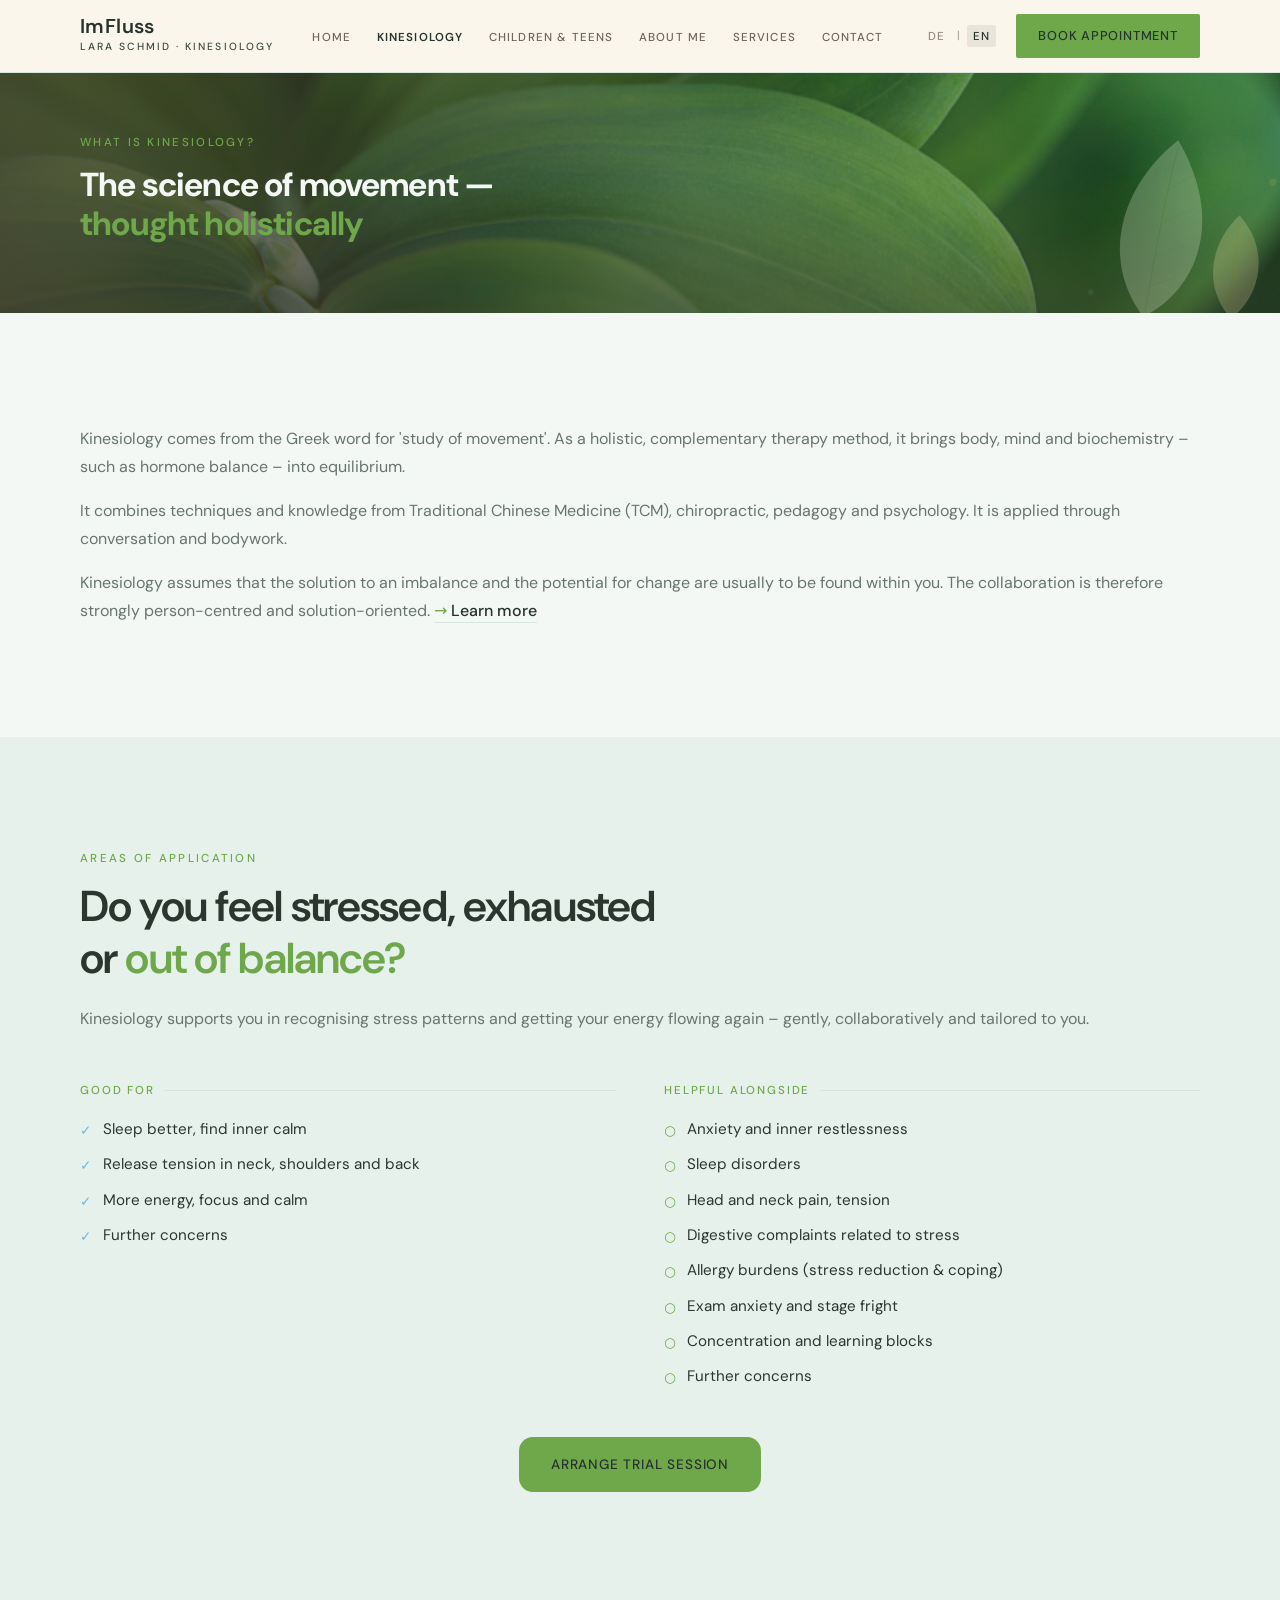
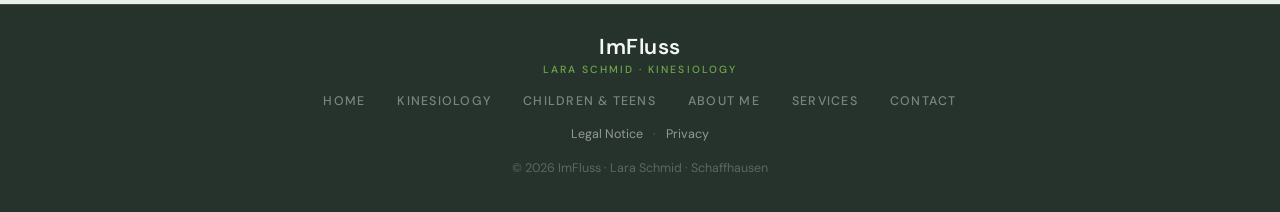
<file: kinesiologie.html>
<!DOCTYPE html>
<html lang="de">
<head>
  <meta charset="UTF-8" />
  <meta name="viewport" content="width=device-width, initial-scale=1.0" />
  <title>Was ist Kinesiologie? · ImFluss Schaffhausen</title>
  <link rel="stylesheet" href="style.css" />
</head>
<body>

  <header class="nav-wrapper">
    <nav class="nav container">
      <a href="index.html" class="nav-logo">
        <span class="logo-name">ImFluss</span>
        <span class="logo-sub" data-de="Lara Schmid · Kinesiologie" data-en="Lara Schmid · Kinesiology">Lara Schmid · Kinesiologie</span>
      </a>
      <ul class="nav-links">
        <li><a href="index.html" data-de="Home" data-en="Home">Home</a></li>
        <li><a href="kinesiologie.html" data-de="Kinesiologie" data-en="Kinesiology">Kinesiologie</a></li>
        <li><a href="kinder.html" data-de="Kinder &amp; Jugendliche" data-en="Children &amp; Teens">Kinder &amp; Jugendliche</a></li>
        <li><a href="ueber-mich.html" data-de="Über mich" data-en="About me">Über mich</a></li>
        <li><a href="praxis.html" data-de="Angebot" data-en="Services">Angebot</a></li>
        <li><a href="kontakt.html" data-de="Kontakt" data-en="Contact">Kontakt</a></li>
      </ul>
      <div class="nav-right">
        <div class="lang-toggle">
          <button class="lang-btn active" data-lang-switch="de">DE</button>
          <span>|</span>
          <button class="lang-btn" data-lang-switch="en">EN</button>
        </div>
        <a href="kontakt.html" class="btn btn-cta" data-de="Termin buchen" data-en="Book appointment">Termin buchen</a>
        <button class="hamburger" aria-label="Menu" aria-expanded="false">
          <span></span><span></span><span></span>
        </button>
      </div>
    </nav>
  </header>

  <main>
    <section class="page-header page-header--photo">
      <img class="page-header-bg" src="assets/blaetter.jpg" alt="Grüne Blätter im weichen Licht" />
      <img class="leaf-deco leaf-deco--header" src="assets/leaf-accent.svg" alt="" aria-hidden="true" />
      <div class="container">
        <p class="eyebrow" data-de="Was ist Kinesiologie?" data-en="What is kinesiology?">Was ist Kinesiologie?</p>
        <h1 data-de="Die Lehre der Bewegung —<br><em>ganzheitlich gedacht</em>" data-en="The science of movement —<br><em>thought holistically</em>">Die Lehre der Bewegung —<br><em>ganzheitlich gedacht</em></h1>
      </div>
    </section>

    <section class="section">
      <div class="container container-narrow">
        <p data-de="Kinesiologie stammt vom griechischen Wort für «Lehre der Bewegung». Als ganzheitliche, komplementärtherapeutische Methode bringt sie Körper, Psyche und Biochemie – etwa den Hormonhaushalt – in Balance." data-en="Kinesiology comes from the Greek word for 'study of movement'. As a holistic, complementary therapy method, it brings body, mind and biochemistry – such as hormone balance – into equilibrium.">Kinesiologie stammt vom griechischen Wort für «Lehre der Bewegung». Als ganzheitliche, komplementärtherapeutische Methode bringt sie Körper, Psyche und Biochemie – etwa den Hormonhaushalt – in Balance.</p>
        <p data-de="Sie verbindet Techniken und Wissen aus der Traditionellen Chinesischen Medizin (TCM), der Chiropraktik, Pädagogik und Psychologie. Angewendet wird sie mittels Gesprächs- und Körperarbeit." data-en="It combines techniques and knowledge from Traditional Chinese Medicine (TCM), chiropractic, pedagogy and psychology. It is applied through conversation and bodywork.">Sie verbindet Techniken und Wissen aus der Traditionellen Chinesischen Medizin (TCM), der Chiropraktik, Pädagogik und Psychologie. Angewendet wird sie mittels Gesprächs- und Körperarbeit.</p>

        <p data-de="Die Kinesiologie geht davon aus, dass die Lösung eines Ungleichgewichts und das Potenzial zur Veränderung meistens in dir selbst zu finden sind. Die Zusammenarbeit ist deshalb stark personenzentriert und lösungsorientiert. <a href='https://www.kinesuisse.ch/de/kinesiologie/methode#eine-methode-der-komplementartherapie' class='hero-link' target='_blank' rel='noopener'>Mehr erfahren</a>" data-en="Kinesiology assumes that the solution to an imbalance and the potential for change are usually to be found within you. The collaboration is therefore strongly person-centred and solution-oriented. <a href='https://www.kinesuisse.ch/de/kinesiologie/methode#eine-methode-der-komplementartherapie' class='hero-link' target='_blank' rel='noopener'>Learn more</a>">Die Kinesiologie geht davon aus, dass die Lösung eines Ungleichgewichts und das Potenzial zur Veränderung meistens in dir selbst zu finden sind. Die Zusammenarbeit ist deshalb stark personenzentriert und lösungsorientiert. <a href="https://www.kinesuisse.ch/de/kinesiologie/methode#eine-methode-der-komplementartherapie" class="hero-link" target="_blank" rel="noopener">Mehr erfahren</a></p>
      </div>
    </section>

    <!-- Für wen / Anwendungsbereiche -->
    <section class="section section-cream">
      <div class="container container-narrow">
        <p class="eyebrow" data-de="Anwendungsbereiche" data-en="Areas of application">Anwendungsbereiche</p>
        <h2 data-de="Fühlst du dich gestresst, erschöpft<br>oder <em>aus dem Gleichgewicht?</em>" data-en="Do you feel stressed, exhausted<br>or <em>out of balance?</em>">Fühlst du dich gestresst, erschöpft<br>oder <em>aus dem Gleichgewicht?</em></h2>
        <p data-de="Kinesiologie unterstützt dich, Stressmuster wahrzunehmen und deine Energie wieder ins Fliessen zu bringen – sanft, partnerschaftlich und auf dich abgestimmt." data-en="Kinesiology supports you in recognising stress patterns and getting your energy flowing again – gently, collaboratively and tailored to you.">Kinesiologie unterstützt dich, Stressmuster wahrzunehmen und deine Energie wieder ins Fliessen zu bringen – sanft, partnerschaftlich und auf dich abgestimmt.</p>

        <div class="two-col-lists block-gap">
          <div class="list-group">
            <p class="list-group-title" data-de="Gut für" data-en="Good for">Gut für</p>
            <ul class="check-list">
              <li data-de="Besser schlafen, innere Ruhe finden" data-en="Sleep better, find inner calm">Besser schlafen, innere Ruhe finden</li>
              <li data-de="Spannungen in Nacken, Schultern und Rücken lösen" data-en="Release tension in neck, shoulders and back">Spannungen in Nacken, Schultern und Rücken lösen</li>
              <li data-de="Mehr Energie, Fokus und Gelassenheit" data-en="More energy, focus and calm">Mehr Energie, Fokus und Gelassenheit</li>
              <li data-de="Weitere Anliegen" data-en="Further concerns">Weitere Anliegen</li>
            </ul>
          </div>

          <div class="list-group">
            <p class="list-group-title" data-de="Begleitend hilfreich bei" data-en="Helpful alongside">Begleitend hilfreich bei</p>
            <ul class="check-list check-list--soft">
              <li data-de="Ängste und innere Unruhe" data-en="Anxiety and inner restlessness">Ängste und innere Unruhe</li>
              <li data-de="Schlafstörungen" data-en="Sleep disorders">Schlafstörungen</li>
              <li data-de="Kopf- und Nackenschmerzen, Verspannungen" data-en="Head and neck pain, tension">Kopf- und Nackenschmerzen, Verspannungen</li>
              <li data-de="Verdauungsbeschwerden im Zusammenhang mit Stress" data-en="Digestive complaints related to stress">Verdauungsbeschwerden im Zusammenhang mit Stress</li>
              <li data-de="Allergie-Belastungen (Stressreduktion &amp; Umgang)" data-en="Allergy burdens (stress reduction &amp; coping)">Allergie-Belastungen (Stressreduktion &amp; Umgang)</li>
              <li data-de="Prüfungsangst und Lampenfieber" data-en="Exam anxiety and stage fright">Prüfungsangst und Lampenfieber</li>
              <li data-de="Konzentrations- und Lernblockaden" data-en="Concentration and learning blocks">Konzentrations- und Lernblockaden</li>
              <li data-de="Weitere Anliegen" data-en="Further concerns">Weitere Anliegen</li>
            </ul>
          </div>
        </div>

        <div class="block-gap-center">
          <a href="kontakt.html" class="btn btn-gelb" data-de="Probestunde vereinbaren" data-en="Arrange trial session">Probestunde vereinbaren</a>
        </div>
      </div>
    </section>
  </main>

  <footer class="footer">
    <div class="container footer-inner">
      <div class="footer-brand">
        <span class="logo-name">ImFluss</span>
        <span class="logo-sub" data-de="Lara Schmid · Kinesiologie" data-en="Lara Schmid · Kinesiology">Lara Schmid · Kinesiologie</span>
      </div>
      <nav class="footer-links">
        <a href="index.html" data-de="Home" data-en="Home">Home</a>
        <a href="kinesiologie.html" data-de="Kinesiologie" data-en="Kinesiology">Kinesiologie</a>
        <a href="kinder.html" data-de="Kinder &amp; Jugendliche" data-en="Children &amp; Teens">Kinder &amp; Jugendliche</a>
        <a href="ueber-mich.html" data-de="Über mich" data-en="About me">Über mich</a>
        <a href="praxis.html" data-de="Angebot" data-en="Services">Angebot</a>
        <a href="kontakt.html" data-de="Kontakt" data-en="Contact">Kontakt</a>
      </nav>
      <p class="footer-legal">
        <a href="impressum.html" data-de="Impressum" data-en="Legal Notice">Impressum</a>
        <span>·</span>
        <a href="datenschutz.html" data-de="Datenschutz" data-en="Privacy">Datenschutz</a>
      </p>      <p class="footer-copy" data-de="© 2026 ImFluss · Lara Schmid · Schaffhausen" data-en="© 2026 ImFluss · Lara Schmid · Schaffhausen">© 2026 ImFluss · Lara Schmid · Schaffhausen</p>
    </div>
  </footer>
  <script src="script.js"></script>
</body>
</html>
</file>
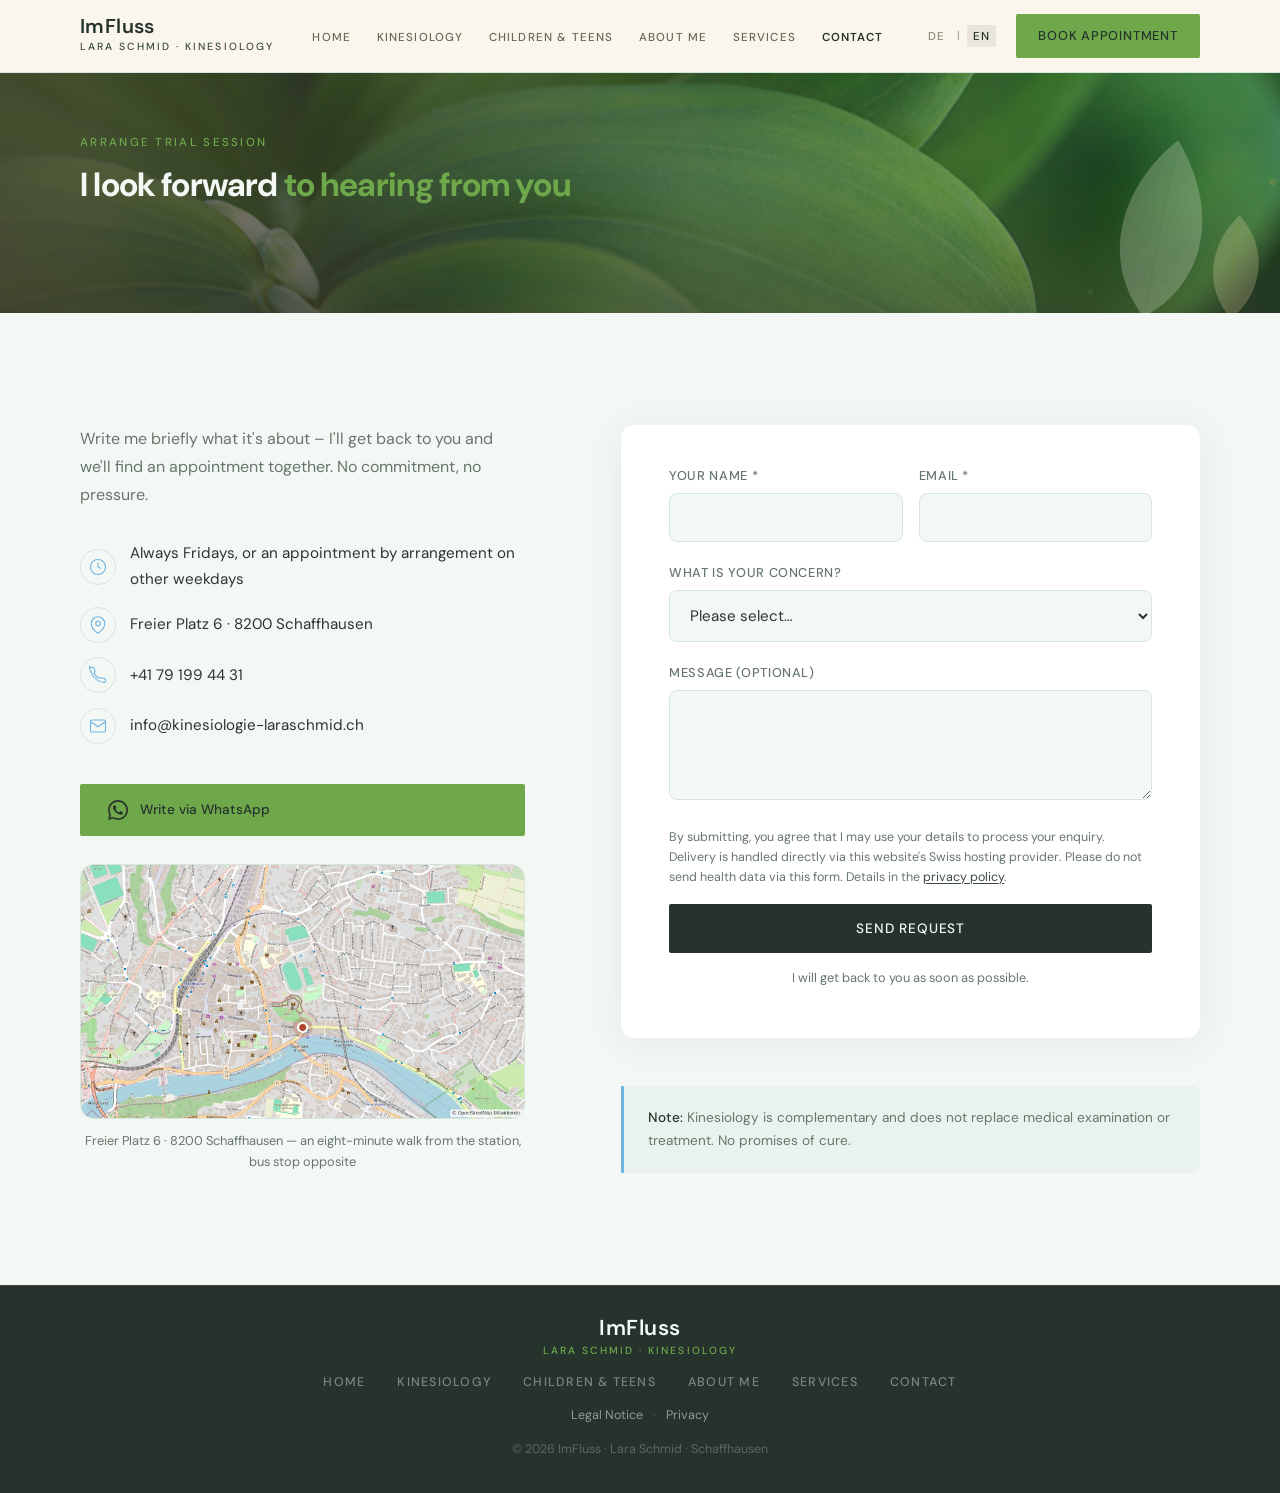
<file: kontakt.html>
<!DOCTYPE html>
<html lang="de">
<head>
  <meta charset="UTF-8" />
  <meta name="viewport" content="width=device-width, initial-scale=1.0" />
  <title>Kontakt · ImFluss Kinesiologie Schaffhausen</title>
  <link rel="stylesheet" href="style.css" />
</head>
<body>

  <header class="nav-wrapper">
    <nav class="nav container">
      <a href="index.html" class="nav-logo">
        <span class="logo-name">ImFluss</span>
        <span class="logo-sub" data-de="Lara Schmid · Kinesiologie" data-en="Lara Schmid · Kinesiology">Lara Schmid · Kinesiologie</span>
      </a>
      <ul class="nav-links">
        <li><a href="index.html" data-de="Home" data-en="Home">Home</a></li>
        <li><a href="kinesiologie.html" data-de="Kinesiologie" data-en="Kinesiology">Kinesiologie</a></li>
        <li><a href="kinder.html" data-de="Kinder &amp; Jugendliche" data-en="Children &amp; Teens">Kinder &amp; Jugendliche</a></li>
        <li><a href="ueber-mich.html" data-de="Über mich" data-en="About me">Über mich</a></li>
        <li><a href="praxis.html" data-de="Angebot" data-en="Services">Angebot</a></li>
        <li><a href="kontakt.html" data-de="Kontakt" data-en="Contact">Kontakt</a></li>
      </ul>
      <div class="nav-right">
        <div class="lang-toggle">
          <button class="lang-btn active" data-lang-switch="de">DE</button>
          <span>|</span>
          <button class="lang-btn" data-lang-switch="en">EN</button>
        </div>
        <a href="kontakt.html" class="btn btn-cta" data-de="Termin buchen" data-en="Book appointment">Termin buchen</a>
        <button class="hamburger" aria-label="Menu" aria-expanded="false">
          <span></span><span></span><span></span>
        </button>
      </div>
    </nav>
  </header>

  <main>
    <section class="page-header page-header--photo">
      <img class="page-header-bg" src="assets/blaetter.jpg" alt="Grüne Blätter im weichen Licht" />
      <img class="leaf-deco leaf-deco--header" src="assets/leaf-accent.svg" alt="" aria-hidden="true" />
      <div class="container">
        <p class="eyebrow" data-de="Probestunde vereinbaren" data-en="Arrange trial session">Probestunde vereinbaren</p>
        <h1 data-de="Ich freue mich <em>auf dich</em>" data-en="I look forward <em>to hearing from you</em>">Ich freue mich <em>auf dich</em></h1>
      </div>
    </section>

    <section class="section">
      <div class="container contact-layout">
        <div class="contact-left">
          <p data-de="Schreib mir kurz, worum es geht – ich melde mich bei dir und wir finden gemeinsam einen Termin. Unverbindlich und ohne Druck." data-en="Write me briefly what it's about – I'll get back to you and we'll find an appointment together. No commitment, no pressure.">Schreib mir kurz, worum es geht – ich melde mich bei dir und wir finden gemeinsam einen Termin. Unverbindlich und ohne Druck.</p>

          <div class="contact-details">
            <div class="contact-row">
              <span class="contact-row-icon">
                <svg width="18" height="18" viewBox="0 0 24 24" fill="none" stroke="currentColor" stroke-width="1.5"><circle cx="12" cy="12" r="10"/><polyline points="12 6 12 12 16 14"/></svg>
              </span>
              <span data-de="Immer freitags oder Termin nach Vereinbarung an andern Wochentagen" data-en="Always Fridays, or an appointment by arrangement on other weekdays">Immer freitags oder Termin nach Vereinbarung an andern Wochentagen</span>
            </div>
            <div class="contact-row">
              <span class="contact-row-icon">
                <svg width="18" height="18" viewBox="0 0 24 24" fill="none" stroke="currentColor" stroke-width="1.5"><path d="M21 10c0 7-9 13-9 13s-9-6-9-13a9 9 0 0118 0z"/><circle cx="12" cy="10" r="3"/></svg>
              </span>
              <span data-de="Freier Platz 6 · 8200 Schaffhausen" data-en="Freier Platz 6 · 8200 Schaffhausen">Freier Platz 6 · 8200 Schaffhausen</span>
            </div>
            <a href="tel:+41791994431" class="contact-row">
              <span class="contact-row-icon">
                <svg width="18" height="18" viewBox="0 0 24 24" fill="none" stroke="currentColor" stroke-width="1.5"><path d="M22 16.92v3a2 2 0 01-2.18 2 19.79 19.79 0 01-8.63-3.07A19.5 19.5 0 013.29 9.11a19.79 19.79 0 01-3.07-8.67A2 2 0 012.2 2h3a2 2 0 012 1.72c.127.96.361 1.903.7 2.81a2 2 0 01-.45 2.11L6.91 9.91a16 16 0 006.19 6.19l1.27-.54a2 2 0 012.11.45c.907.339 1.85.573 2.81.7A2 2 0 0122 18.91v-2z"/></svg>
              </span>
              <span data-de="+41 79 199 44 31" data-en="+41 79 199 44 31">+41 79 199 44 31</span>
            </a>
            <a href="mailto:info@kinesiologie-laraschmid.ch" class="contact-row">
              <span class="contact-row-icon">
                <svg width="18" height="18" viewBox="0 0 24 24" fill="none" stroke="currentColor" stroke-width="1.5"><path d="M4 4h16c1.1 0 2 .9 2 2v12c0 1.1-.9 2-2 2H4c-1.1 0-2-.9-2-2V6c0-1.1.9-2 2-2z"/><polyline points="22,6 12,13 2,6"/></svg>
              </span>
              <span data-de="info@kinesiologie-laraschmid.ch" data-en="info@kinesiologie-laraschmid.ch">info@kinesiologie-laraschmid.ch</span>
            </a>
          </div>

          <a href="https://wa.me/41791994431" class="btn-whatsapp" target="_blank" rel="noopener">
            <svg width="20" height="20" viewBox="0 0 24 24" fill="currentColor" aria-hidden="true"><path d="M17.472 14.382c-.297-.149-1.758-.867-2.03-.967-.273-.099-.471-.148-.67.15-.197.297-.767.966-.94 1.164-.173.199-.347.223-.644.075-.297-.15-1.255-.463-2.39-1.475-.883-.788-1.48-1.761-1.653-2.059-.173-.297-.018-.458.13-.606.134-.133.298-.347.446-.52.149-.174.198-.298.298-.497.099-.198.05-.371-.025-.52-.075-.149-.669-1.612-.916-2.207-.242-.579-.487-.5-.669-.51-.173-.008-.371-.01-.57-.01-.198 0-.52.074-.792.372-.272.297-1.04 1.016-1.04 2.479 0 1.462 1.065 2.875 1.213 3.074.149.198 2.096 3.2 5.077 4.487.709.306 1.262.489 1.694.625.712.227 1.36.195 1.871.118.571-.085 1.758-.719 2.006-1.413.248-.694.248-1.289.173-1.413z"/><path d="M12 0C5.373 0 0 5.373 0 12c0 2.127.558 4.122 1.532 5.855L.057 23.882l6.19-1.624A11.944 11.944 0 0012 24c6.627 0 12-5.373 12-12S18.627 0 12 0zm0 22c-1.884 0-3.65-.49-5.187-1.348l-.371-.221-3.676.964.981-3.584-.242-.379A9.956 9.956 0 012 12C2 6.477 6.477 2 12 2s10 4.477 10 10-4.477 10-10 10z"/></svg>
            <span data-de="Via WhatsApp schreiben" data-en="Write via WhatsApp">Via WhatsApp schreiben</span>
          </a>

          <figure class="map-figure contact-map">
            <img src="assets/karte-schaffhausen.jpg" alt="Kartenausschnitt der Altstadt von Schaffhausen. Ein roter Punkt markiert die Praxis am Freien Platz 6, unterhalb des Munot und direkt am Rhein." loading="lazy" />
            <figcaption data-de="Freier Platz 6 · 8200 Schaffhausen — acht Gehminuten vom Bahnhof, Bushaltestelle gegenüber" data-en="Freier Platz 6 · 8200 Schaffhausen — an eight-minute walk from the station, bus stop opposite">Freier Platz 6 · 8200 Schaffhausen — acht Gehminuten vom Bahnhof, Bushaltestelle gegenüber</figcaption>
          </figure>
        </div>

        <div class="contact-right">
          <form class="contact-form" action="send-mail.php" method="POST" novalidate>
            <div class="form-row">
              <div class="form-group">
                <label for="name" data-de="Dein Name *" data-en="Your name *">Dein Name *</label>
                <input type="text" id="name" name="name" required autocomplete="name" />
              </div>
              <div class="form-group">
                <label for="email" data-de="E-Mail *" data-en="Email *">E-Mail *</label>
                <input type="email" id="email" name="email" required autocomplete="email" />
              </div>
            </div>
            <div class="form-group">
              <label for="thema" data-de="Worum geht es dir?" data-en="What is your concern?">Worum geht es dir?</label>
              <select id="thema" name="thema">
                <option value="" data-de="Bitte wählen…" data-en="Please select…">Bitte wählen…</option>
                <option value="schlaf" data-de="Schlaf & innere Ruhe" data-en="Sleep & inner calm">Schlaf &amp; innere Ruhe</option>
                <option value="verspannungen" data-de="Verspannungen (Nacken, Schultern, Rücken)" data-en="Tension (neck, shoulders, back)">Verspannungen (Nacken, Schultern, Rücken)</option>
                <option value="energie" data-de="Energie, Fokus & Gelassenheit" data-en="Energy, focus & calm">Energie, Fokus &amp; Gelassenheit</option>
                <option value="unruhe" data-de="Ängste & innere Unruhe" data-en="Anxiety & inner restlessness">Ängste &amp; innere Unruhe</option>
                <option value="kind" data-de="Für mein Kind / Jugendliche:n" data-en="For my child / teenager">Für mein Kind / Jugendliche:n</option>
                <option value="koerper" data-de="Körperliche Beschwerden" data-en="Physical complaints">Körperliche Beschwerden</option>
                <option value="leistung" data-de="Leistungssteigerung" data-en="Improving performance">Leistungssteigerung</option>
                <option value="sonstiges" data-de="Sonstiges" data-en="Other">Sonstiges</option>
              </select>
            </div>
            <div class="form-group">
              <label for="nachricht" data-de="Nachricht (optional)" data-en="Message (optional)">Nachricht (optional)</label>
              <textarea id="nachricht" name="nachricht" rows="4"></textarea>
            </div>
            <input type="hidden" name="_subject" value="Probestunde-Anfrage – Lara Schmid Kinesiologie" />
            <input type="hidden" name="_language" id="form-lang" value="de" />
            <input type="text" name="_hp" class="hp-field" tabindex="-1" autocomplete="off" aria-hidden="true" />
            <p class="form-consent" data-de="Mit dem Absenden erklärst du dich einverstanden, dass ich deine Angaben zur Bearbeitung deiner Anfrage verwende. Der Versand erfolgt direkt über den Schweizer Hosting-Anbieter dieser Website. Bitte sende keine Gesundheitsdaten über dieses Formular. Details in der <a href='datenschutz.html'>Datenschutzerklärung</a>." data-en="By submitting, you agree that I may use your details to process your enquiry. Delivery is handled directly via this website's Swiss hosting provider. Please do not send health data via this form. Details in the <a href='datenschutz.html'>privacy policy</a>.">Mit dem Absenden erklärst du dich einverstanden, dass ich deine Angaben zur Bearbeitung deiner Anfrage verwende. Der Versand erfolgt direkt über den Schweizer Hosting-Anbieter dieser Website. Bitte sende keine Gesundheitsdaten über dieses Formular. Details in der <a href="datenschutz.html">Datenschutzerklärung</a>.</p>

            <div class="g-recaptcha" data-sitekey="6LfwYZYtAAAAAA2N4iXSJKZz_675RZ9MXIFUuGPs"></div>

            <button type="submit" class="btn btn-primary btn-full" data-de="Anfrage senden" data-en="Send request">Anfrage senden</button>
            <p class="form-note" data-de="Ich melde mich so bald wie möglich bei dir." data-en="I will get back to you as soon as possible.">Ich melde mich so bald wie möglich bei dir.</p>
          </form>

          <div class="disclaimer">
            <p data-de="<strong>Hinweis:</strong> Kinesiologie ist komplementär und ersetzt keine ärztliche Abklärung oder Behandlung. Keine Heilungsversprechen." data-en="<strong>Note:</strong> Kinesiology is complementary and does not replace medical examination or treatment. No promises of cure."><strong>Hinweis:</strong> Kinesiologie ist komplementär und ersetzt keine ärztliche Abklärung oder Behandlung. Keine Heilungsversprechen.</p>
          </div>
        </div>
      </div>
    </section>
  </main>

  <footer class="footer">
    <div class="container footer-inner">
      <div class="footer-brand">
        <span class="logo-name">ImFluss</span>
        <span class="logo-sub" data-de="Lara Schmid · Kinesiologie" data-en="Lara Schmid · Kinesiology">Lara Schmid · Kinesiologie</span>
      </div>
      <nav class="footer-links">
        <a href="index.html" data-de="Home" data-en="Home">Home</a>
        <a href="kinesiologie.html" data-de="Kinesiologie" data-en="Kinesiology">Kinesiologie</a>
        <a href="kinder.html" data-de="Kinder &amp; Jugendliche" data-en="Children &amp; Teens">Kinder &amp; Jugendliche</a>
        <a href="ueber-mich.html" data-de="Über mich" data-en="About me">Über mich</a>
        <a href="praxis.html" data-de="Angebot" data-en="Services">Angebot</a>
        <a href="kontakt.html" data-de="Kontakt" data-en="Contact">Kontakt</a>
      </nav>
      <p class="footer-legal">
        <a href="impressum.html" data-de="Impressum" data-en="Legal Notice">Impressum</a>
        <span>·</span>
        <a href="datenschutz.html" data-de="Datenschutz" data-en="Privacy">Datenschutz</a>
      </p>      <p class="footer-copy" data-de="© 2026 ImFluss · Lara Schmid · Schaffhausen" data-en="© 2026 ImFluss · Lara Schmid · Schaffhausen">© 2026 ImFluss · Lara Schmid · Schaffhausen</p>
    </div>
  </footer>
  <script src="script.js"></script>
  <script src="https://www.google.com/recaptcha/api.js" async defer></script>
</body>
</html>
</file>
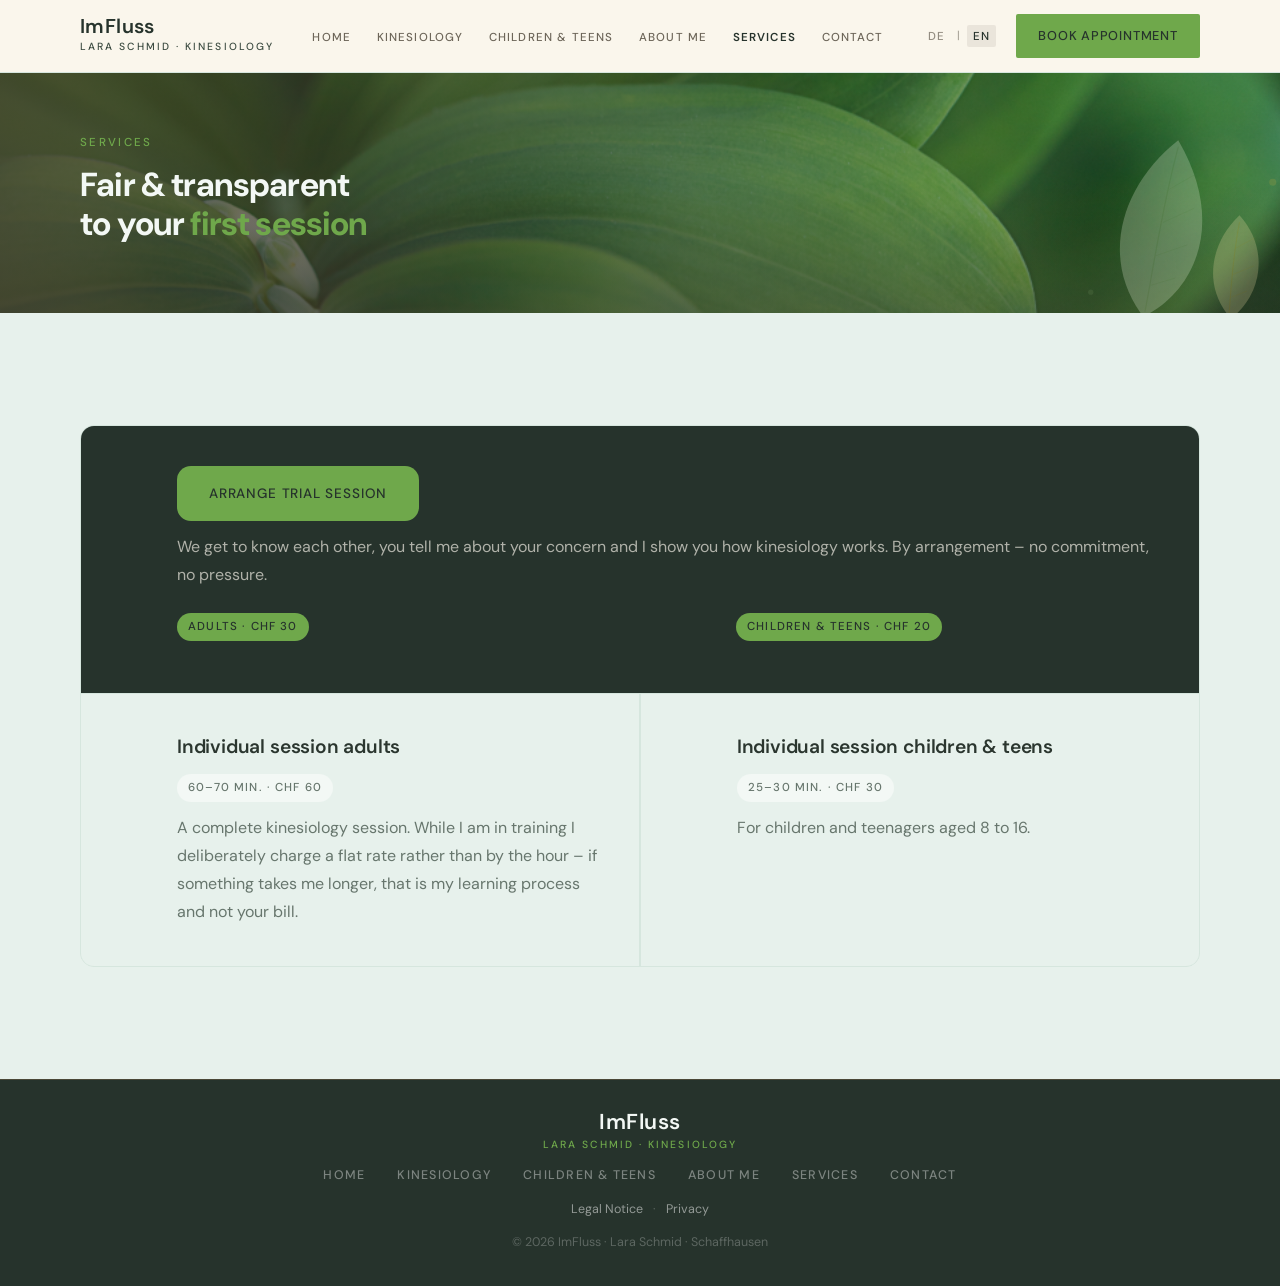
<file: praxis.html>
<!DOCTYPE html>
<html lang="de">
<head>
  <meta charset="UTF-8" />
  <meta name="viewport" content="width=device-width, initial-scale=1.0" />
  <title>Angebot · ImFluss Kinesiologie Schaffhausen</title>
  <link rel="stylesheet" href="style.css" />
</head>
<body>

  <header class="nav-wrapper">
    <nav class="nav container">
      <a href="index.html" class="nav-logo">
        <span class="logo-name">ImFluss</span>
        <span class="logo-sub" data-de="Lara Schmid · Kinesiologie" data-en="Lara Schmid · Kinesiology">Lara Schmid · Kinesiologie</span>
      </a>
      <ul class="nav-links">
        <li><a href="index.html" data-de="Home" data-en="Home">Home</a></li>
        <li><a href="kinesiologie.html" data-de="Kinesiologie" data-en="Kinesiology">Kinesiologie</a></li>
        <li><a href="kinder.html" data-de="Kinder &amp; Jugendliche" data-en="Children &amp; Teens">Kinder &amp; Jugendliche</a></li>
        <li><a href="ueber-mich.html" data-de="Über mich" data-en="About me">Über mich</a></li>
        <li><a href="praxis.html" data-de="Angebot" data-en="Services">Angebot</a></li>
        <li><a href="kontakt.html" data-de="Kontakt" data-en="Contact">Kontakt</a></li>
      </ul>
      <div class="nav-right">
        <div class="lang-toggle">
          <button class="lang-btn active" data-lang-switch="de">DE</button>
          <span>|</span>
          <button class="lang-btn" data-lang-switch="en">EN</button>
        </div>
        <a href="kontakt.html" class="btn btn-cta" data-de="Termin buchen" data-en="Book appointment">Termin buchen</a>
        <button class="hamburger" aria-label="Menu" aria-expanded="false">
          <span></span><span></span><span></span>
        </button>
      </div>
    </nav>
  </header>

  <main>
    <section class="page-header page-header--photo">
      <img class="page-header-bg" src="assets/blaetter.jpg" alt="Grüne Blätter im weichen Licht" />
      <img class="leaf-deco leaf-deco--header" src="assets/leaf-accent.svg" alt="" aria-hidden="true" />
      <div class="container">
        <p class="eyebrow" data-de="Angebot" data-en="Services">Angebot</p>
        <h1 data-de="Fair &amp; transparent<br>zu deiner <em>ersten Sitzung</em>" data-en="Fair &amp; transparent<br>to your <em>first session</em>">Fair &amp; transparent<br>zu deiner <em>ersten Sitzung</em></h1>
      </div>
    </section>

    <section class="section section-cream">
      <div class="container">
        <div class="offers-grid">
          <div class="offer-item offer-item--highlight offer-item--wide">
            <span class="offer-num"></span>
            <div class="offer-body">
              <div class="offer-top">
                <a href="kontakt.html" class="btn btn-gelb" data-de="Probestunde vereinbaren" data-en="Arrange trial session">Probestunde vereinbaren</a>
              </div>
              <p data-de="Wir lernen uns kennen, du erzählst mir von deinem Anliegen und ich zeige dir, wie Kinesiologie funktioniert. Nach Vereinbarung – unverbindlich und ohne Druck." data-en="We get to know each other, you tell me about your concern and I show you how kinesiology works. By arrangement – no commitment, no pressure.">Wir lernen uns kennen, du erzählst mir von deinem Anliegen und ich zeige dir, wie Kinesiologie funktioniert. Nach Vereinbarung – unverbindlich und ohne Druck.</p>
              <div class="offer-prices">
                <span class="offer-tag offer-tag--free" data-de="Erwachsene · 30 CHF" data-en="Adults · CHF 30">Erwachsene · 30 CHF</span>
                <span class="offer-tag offer-tag--free" data-de="Kinder &amp; Jugendliche · 20 CHF" data-en="Children &amp; teens · CHF 20">Kinder &amp; Jugendliche · 20 CHF</span>
              </div>
            </div>
          </div>
          <div class="offer-item">
            <span class="offer-num"></span>
            <div class="offer-body">
              <div class="offer-top">
                <h3 data-de="Einzelsitzung Erwachsene" data-en="Individual session adults">Einzelsitzung Erwachsene</h3>
              </div>
              <span class="offer-tag" data-de="60–70 Min. · 60 CHF" data-en="60–70 min. · CHF 60">60–70 Min. · 60 CHF</span>
              <p data-de="Eine vollständige kinesiologische Sitzung. Solange ich in Ausbildung bin, rechne ich bewusst pauschal ab und nicht nach Stunden – wenn ich für etwas länger brauche, ist das mein Lernprozess und nicht deine Rechnung." data-en="A complete kinesiology session. While I am in training I deliberately charge a flat rate rather than by the hour – if something takes me longer, that is my learning process and not your bill.">Eine vollständige kinesiologische Sitzung. Solange ich in Ausbildung bin, rechne ich bewusst pauschal ab und nicht nach Stunden – wenn ich für etwas länger brauche, ist das mein Lernprozess und nicht deine Rechnung.</p>
            </div>
          </div>
          <div class="offer-item">
            <span class="offer-num"></span>
            <div class="offer-body">
              <div class="offer-top">
                <h3 data-de="Einzelsitzung Kinder &amp; Jugendliche" data-en="Individual session children &amp; teens">Einzelsitzung Kinder &amp; Jugendliche</h3>
              </div>
              <span class="offer-tag" data-de="25–30 Min. · 30 CHF" data-en="25–30 min. · CHF 30">25–30 Min. · 30 CHF</span>
              <p data-de="Für Kinder und Jugendliche von 8 bis 16 Jahren." data-en="For children and teenagers aged 8 to 16.">Für Kinder und Jugendliche von 8 bis 16 Jahren.</p>
            </div>
          </div>
        </div>

      </div>
    </section>

  </main>

  <footer class="footer">
    <div class="container footer-inner">
      <div class="footer-brand">
        <span class="logo-name">ImFluss</span>
        <span class="logo-sub" data-de="Lara Schmid · Kinesiologie" data-en="Lara Schmid · Kinesiology">Lara Schmid · Kinesiologie</span>
      </div>
      <nav class="footer-links">
        <a href="index.html" data-de="Home" data-en="Home">Home</a>
        <a href="kinesiologie.html" data-de="Kinesiologie" data-en="Kinesiology">Kinesiologie</a>
        <a href="kinder.html" data-de="Kinder &amp; Jugendliche" data-en="Children &amp; Teens">Kinder &amp; Jugendliche</a>
        <a href="ueber-mich.html" data-de="Über mich" data-en="About me">Über mich</a>
        <a href="praxis.html" data-de="Angebot" data-en="Services">Angebot</a>
        <a href="kontakt.html" data-de="Kontakt" data-en="Contact">Kontakt</a>
      </nav>
      <p class="footer-legal">
        <a href="impressum.html" data-de="Impressum" data-en="Legal Notice">Impressum</a>
        <span>·</span>
        <a href="datenschutz.html" data-de="Datenschutz" data-en="Privacy">Datenschutz</a>
      </p>      <p class="footer-copy" data-de="© 2026 ImFluss · Lara Schmid · Schaffhausen" data-en="© 2026 ImFluss · Lara Schmid · Schaffhausen">© 2026 ImFluss · Lara Schmid · Schaffhausen</p>
    </div>
  </footer>
  <script src="script.js"></script>
</body>
</html>
</file>
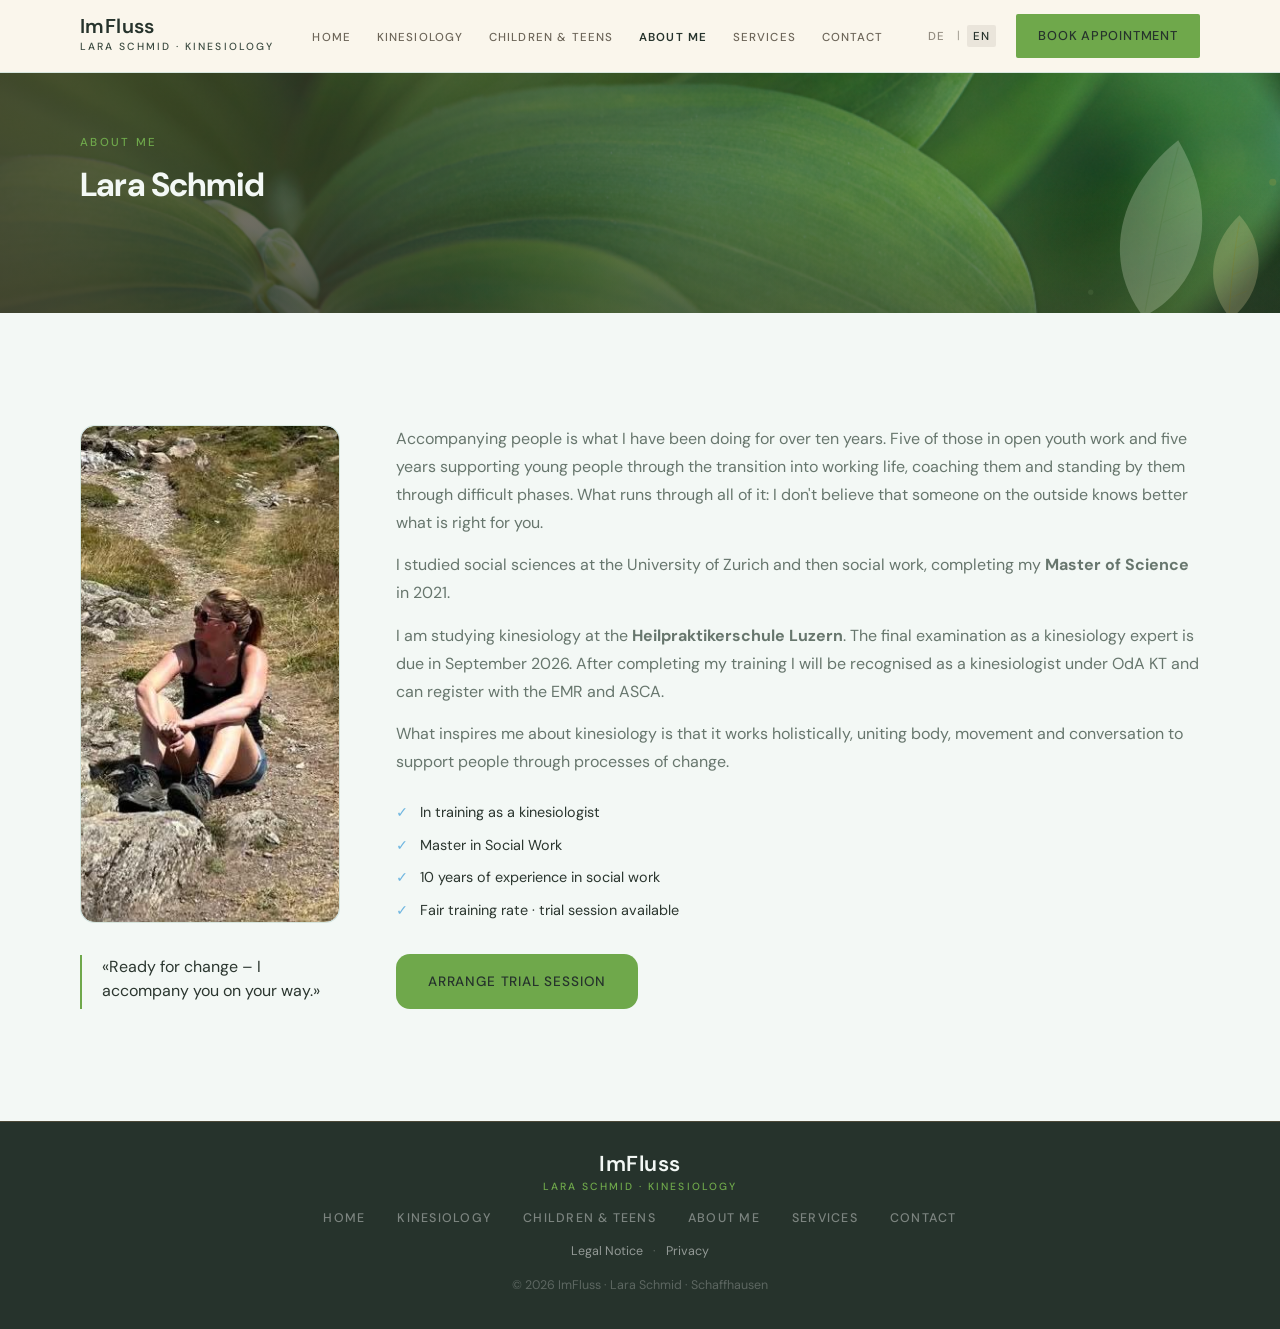
<file: ueber-mich.html>
<!DOCTYPE html>
<html lang="de">
<head>
  <meta charset="UTF-8" />
  <meta name="viewport" content="width=device-width, initial-scale=1.0" />
  <title>Über mich · ImFluss Kinesiologie Schaffhausen</title>
  <link rel="stylesheet" href="style.css" />
</head>
<body>

  <header class="nav-wrapper">
    <nav class="nav container">
      <a href="index.html" class="nav-logo">
        <span class="logo-name">ImFluss</span>
        <span class="logo-sub" data-de="Lara Schmid · Kinesiologie" data-en="Lara Schmid · Kinesiology">Lara Schmid · Kinesiologie</span>
      </a>
      <ul class="nav-links">
        <li><a href="index.html" data-de="Home" data-en="Home">Home</a></li>
        <li><a href="kinesiologie.html" data-de="Kinesiologie" data-en="Kinesiology">Kinesiologie</a></li>
        <li><a href="kinder.html" data-de="Kinder &amp; Jugendliche" data-en="Children &amp; Teens">Kinder &amp; Jugendliche</a></li>
        <li><a href="ueber-mich.html" data-de="Über mich" data-en="About me">Über mich</a></li>
        <li><a href="praxis.html" data-de="Angebot" data-en="Services">Angebot</a></li>
        <li><a href="kontakt.html" data-de="Kontakt" data-en="Contact">Kontakt</a></li>
      </ul>
      <div class="nav-right">
        <div class="lang-toggle">
          <button class="lang-btn active" data-lang-switch="de">DE</button>
          <span>|</span>
          <button class="lang-btn" data-lang-switch="en">EN</button>
        </div>
        <a href="kontakt.html" class="btn btn-cta" data-de="Termin buchen" data-en="Book appointment">Termin buchen</a>
        <button class="hamburger" aria-label="Menu" aria-expanded="false">
          <span></span><span></span><span></span>
        </button>
      </div>
    </nav>
  </header>

  <main>
    <section class="page-header page-header--photo">
      <img class="page-header-bg" src="assets/blaetter.jpg" alt="Grüne Blätter im weichen Licht" />
      <img class="leaf-deco leaf-deco--header" src="assets/leaf-accent.svg" alt="" aria-hidden="true" />
      <div class="container">
        <p class="eyebrow" data-de="Über mich" data-en="About me">Über mich</p>
        <h1>Lara Schmid</h1>
      </div>
    </section>

    <section class="section">
      <div class="container about-layout">
        <div class="about-img-col">
          <div class="about-img-frame">
            <!-- Zeigt das Portrait, sobald assets/lara-portrait.jpg existiert –
                 sonst bleibt der Platzhalter darunter sichtbar. -->
            <img class="about-portrait" src="assets/lara-portrait.jpg" alt="Lara Schmid"
                 onerror="this.remove();document.getElementById('portrait-slot').style.display='flex';" />
            <div class="photo-slot" id="portrait-slot" style="height:100%;border-radius:inherit;display:none">
              <span class="photo-slot-icon">📷</span>
              <p data-de="Portrait von Lara" data-en="Portrait of Lara">Portrait von Lara</p>
              <small data-de="Datei ablegen als assets/lara-portrait.jpg" data-en="Save file as assets/lara-portrait.jpg">Datei ablegen als assets/lara-portrait.jpg</small>
            </div>
          </div>
          <div class="about-quote">
            <blockquote data-de="«Lust auf Veränderung – ich begleite dich auf deinem Weg.»" data-en="«Ready for change – I accompany you on your way.»">«Lust auf Veränderung – ich begleite dich auf deinem Weg.»</blockquote>
          </div>
        </div>
        <div class="about-text-col">
          <p data-de="Menschen zu begleiten ist das, was ich seit über zehn Jahren mache. Fünf Jahre davon in der offenen Jugendarbeit und fünf Jahre für Jugendliche beim Übergang in die Berufswelt, wo ich sie gecoacht und durch schwierige Phasen begleitet habe. Was sich durch alles zieht: Ich glaube nicht daran, dass jemand von aussen besser weiss, was für dich richtig ist." data-en="Accompanying people is what I have been doing for over ten years. Five of those in open youth work and five years supporting young people through the transition into working life, coaching them and standing by them through difficult phases. What runs through all of it: I don't believe that someone on the outside knows better what is right for you.">Menschen zu begleiten ist das, was ich seit über zehn Jahren mache. Fünf Jahre davon in der offenen Jugendarbeit und fünf Jahre für Jugendliche beim Übergang in die Berufswelt, wo ich sie gecoacht und durch schwierige Phasen begleitet habe. Was sich durch alles zieht: Ich glaube nicht daran, dass jemand von aussen besser weiss, was für dich richtig ist.</p>
          <p data-de="Studiert habe ich Sozialwissenschaft an der Universität Zürich und danach Soziale Arbeit – 2021 mit dem <strong>Master of Science</strong> abgeschlossen." data-en="I studied social sciences at the University of Zurich and then social work, completing my <strong>Master of Science</strong> in 2021.">Studiert habe ich Sozialwissenschaft an der Universität Zürich und danach Soziale Arbeit – 2021 mit dem <strong>Master of Science</strong> abgeschlossen.</p>
          <p data-de="Die Kinesiologie lerne ich an der <strong>Heilpraktikerschule Luzern</strong>. Im September 2026 steht die Abschlussprüfung zur Kinesiologie-Expertin an. Nach der Ausbildung bin ich gemäss OdA KT als Kinesiologin anerkannt und kann mich bei EMR und ASCA registrieren." data-en="I am studying kinesiology at the <strong>Heilpraktikerschule Luzern</strong>. The final examination as a kinesiology expert is due in September 2026. After completing my training I will be recognised as a kinesiologist under OdA KT and can register with the EMR and ASCA.">Die Kinesiologie lerne ich an der <strong>Heilpraktikerschule Luzern</strong>. Im September 2026 steht die Abschlussprüfung zur Kinesiologie-Expertin an. Nach der Ausbildung bin ich gemäss OdA KT als Kinesiologin anerkannt und kann mich bei EMR und ASCA registrieren.</p>
          <p data-de="Mich begeistert an der Kinesiologie, dass sie ganzheitlich wirkt und Körper, Bewegung und Gespräch vereint, um Menschen in Veränderungsprozessen zu unterstützen." data-en="What inspires me about kinesiology is that it works holistically, uniting body, movement and conversation to support people through processes of change.">Mich begeistert an der Kinesiologie, dass sie ganzheitlich wirkt und Körper, Bewegung und Gespräch vereint, um Menschen in Veränderungsprozessen zu unterstützen.</p>

          <div class="credentials">
            <div class="credential">
              <span class="cred-icon">✓</span>
              <span data-de="In Ausbildung zur Kinesiologin" data-en="In training as a kinesiologist">In Ausbildung zur Kinesiologin</span>
            </div>
            <div class="credential">
              <span class="cred-icon">✓</span>
              <span data-de="Master in Sozialer Arbeit" data-en="Master in Social Work">Master in Sozialer Arbeit</span>
            </div>
            <div class="credential">
              <span class="cred-icon">✓</span>
              <span data-de="10 Jahre Erfahrung in der sozialen Arbeit" data-en="10 years of experience in social work">10 Jahre Erfahrung in der sozialen Arbeit</span>
            </div>
            <div class="credential">
              <span class="cred-icon">✓</span>
              <span data-de="Fairer Ausbildungstarif · Probestunde möglich" data-en="Fair training rate · trial session available">Fairer Ausbildungstarif · Probestunde möglich</span>
            </div>
          </div>
          <a href="kontakt.html" class="btn btn-gelb" data-de="Probestunde vereinbaren" data-en="Arrange trial session">Probestunde vereinbaren</a>
        </div>
      </div>
    </section>
  </main>

  <footer class="footer">
    <div class="container footer-inner">
      <div class="footer-brand">
        <span class="logo-name">ImFluss</span>
        <span class="logo-sub" data-de="Lara Schmid · Kinesiologie" data-en="Lara Schmid · Kinesiology">Lara Schmid · Kinesiologie</span>
      </div>
      <nav class="footer-links">
        <a href="index.html" data-de="Home" data-en="Home">Home</a>
        <a href="kinesiologie.html" data-de="Kinesiologie" data-en="Kinesiology">Kinesiologie</a>
        <a href="kinder.html" data-de="Kinder &amp; Jugendliche" data-en="Children &amp; Teens">Kinder &amp; Jugendliche</a>
        <a href="ueber-mich.html" data-de="Über mich" data-en="About me">Über mich</a>
        <a href="praxis.html" data-de="Angebot" data-en="Services">Angebot</a>
        <a href="kontakt.html" data-de="Kontakt" data-en="Contact">Kontakt</a>
      </nav>
      <p class="footer-legal">
        <a href="impressum.html" data-de="Impressum" data-en="Legal Notice">Impressum</a>
        <span>·</span>
        <a href="datenschutz.html" data-de="Datenschutz" data-en="Privacy">Datenschutz</a>
      </p>      <p class="footer-copy" data-de="© 2026 ImFluss · Lara Schmid · Schaffhausen" data-en="© 2026 ImFluss · Lara Schmid · Schaffhausen">© 2026 ImFluss · Lara Schmid · Schaffhausen</p>
    </div>
  </footer>
  <script src="script.js"></script>
</body>
</html>
</file>
<file: style.css>
/* ===== SCHRIFT (lokal eingebunden, kein Google-Aufruf) =====
   DM Sans, Variable Font – deckt alle Schnitte von 100 bis 900 ab.
   Lizenz: SIL Open Font License 1.1 (siehe assets/fonts/OFL.txt) */
@font-face {
  font-family: 'DM Sans';
  font-style: normal;
  font-weight: 100 900;
  font-display: swap;
  src: url('assets/fonts/dmsans-latin.woff2') format('woff2');
  unicode-range: U+0000-00FF, U+0131, U+0152-0153, U+02BB-02BC, U+02C6, U+02DA,
                 U+02DC, U+0304, U+0308, U+0329, U+2000-206F, U+20AC, U+2122,
                 U+2191, U+2193, U+2212, U+2215, U+FEFF, U+FFFD;
}
@font-face {
  font-family: 'DM Sans';
  font-style: normal;
  font-weight: 100 900;
  font-display: swap;
  src: url('assets/fonts/dmsans-latin-ext.woff2') format('woff2');
  unicode-range: U+0100-02BA, U+02BD-02C5, U+02C7-02CC, U+02CE-02D7, U+02DD-02FF,
                 U+0304, U+0308, U+0329, U+1D00-1DBF, U+1E00-1E9F, U+1EF2-1EFF,
                 U+2020, U+20A0-20AB, U+20AD-20C0, U+2113, U+2C60-2C7F, U+A720-A7FF;
}

/* ===== RESET ===== */
*, *::before, *::after { box-sizing: border-box; margin: 0; padding: 0; }

/* ===== TOKENS ===== */
:root {
  /* Alternatives Farbkonzept – Lindengrün & helles Himmelblau.
     Token-Namen (--yellow, --leaf, .btn-gelb …) sind aus der ursprünglichen
     Gelb/Sand-Palette übernommen und bewusst nicht umbenannt, damit dieser
     Entwurf risikofrei mit der Originalfarbgebung vergleichbar bleibt. */
  --cream:       #f3f8f5;  /* Seitenhintergrund, helles Mintweiss */
  --sand:        #e7f1ec;  /* abgesetzte Sektionen */
  --dark:        #26332c;  /* dunkles Tannengrün – Nav, Hero, dunkle Sektionen */
  --dark-mid:    #3c4b41;  /* mittleres Tannengrün */
  --leaf:        #6fb6e0;  /* helles Himmelblau – Icons, Häkchen */
  --leaf-light:  #dceef8;  /* helle Himmelblau-Fläche */
  --tint:        #eaf2ed;  /* Hinweisboxen */
  --yellow:      #6fa84b;  /* Lindengrün – Hauptakzent, CTA */
  --yellow-deep: #578238;  /* Lindengrün für Hover */
  --yellow-soft: #e4efd5;  /* helles Lindengrün */
  --white:       #ffffff;
  --text:        #2b362f;
  --muted:       #67766d;
  --border:      #d6e6de;
  --warn:        #b0442f;  /* warmes Ziegelrot – Warnhinweise im Text */

  --font-display: 'DM Sans', system-ui, sans-serif;
  --font-body:    'DM Sans', system-ui, sans-serif;

  --radius:    14px;
  --radius-sm: 8px;
  --max-w:     1200px;
  --max-narrow: 800px;
  --ease:      cubic-bezier(0.25, 0.46, 0.45, 0.94);
  --t:         0.3s var(--ease);
}

/* ===== BASE ===== */
html { scroll-behavior: smooth; font-size: 16px; }
body {
  font-family: var(--font-body);
  background: var(--cream);
  color: var(--text);
  line-height: 1.7;
  -webkit-font-smoothing: antialiased;
  overflow-x: hidden;
}
a { color: inherit; text-decoration: none; }
ul { list-style: none; }
img { display: block; max-width: 100%; }

/* ===== TYPE ===== */
h1 {
  font-family: var(--font-display);
  font-weight: 700;
  line-height: 1.12;
  letter-spacing: -0.025em;
}
h2 {
  font-family: var(--font-display);
  font-weight: 600;
  font-size: clamp(1.9rem, 3.6vw, 2.7rem);
  line-height: 1.2;
  letter-spacing: -0.02em;
  margin-bottom: 1.25rem;
}
h3 { font-family: var(--font-display); font-weight: 600; font-size: 1.25rem; line-height: 1.35; letter-spacing: -0.01em; }
h4 { font-size: 0.95rem; font-weight: 600; letter-spacing: 0; }
p { margin-bottom: 1rem; color: var(--muted); line-height: 1.75; }
p:last-child { margin-bottom: 0; }
/* Hervorhebung in Überschriften: Farbe statt Kursiv (serifenlos wirkt kursiv unruhig) */
em { font-style: normal; color: var(--yellow); }

/* Warnhinweis im Fliesstext, etwa «nach ärztlicher Abklärung!» */
.achtung { color: var(--warn); font-weight: 500; }
.section-dark .achtung,
.section-sage .achtung { color: #e88b76; }

.eyebrow {
  font-family: var(--font-body);
  font-size: 0.72rem;
  font-weight: 500;
  letter-spacing: 0.2em;
  text-transform: uppercase;
  color: var(--yellow);
  margin-bottom: 0.75rem;
}

/* ===== LAYOUT ===== */
.container { width: 100%; max-width: var(--max-w); margin: 0 auto; padding: 0 2.5rem; }
.section { padding: 7rem 0; }
/* Schlanker Abschnitt für einen einzelnen Knopf, der sonst zu weit im
   Sandton "schwimmt" – rückt ihn näher an die Farbgrenze heran. */
.cta-schmal { padding: 2rem 0 4rem; }
.section-dark  { background: var(--dark); }
.section-cream { background: var(--sand); }
.section-sage  { background: var(--dark-mid); }

.section-header-center { text-align: center; max-width: 640px; margin: 0 auto 4rem; }
.section-header-center h2 { margin-bottom: 1rem; }

/* Einheitlicher Abstand zwischen den Blöcken innerhalb einer Sektion.
   Ersetzt die früher einzeln gesetzten Werte von 2 bis 3.5rem. */
.block-gap { margin-top: 3rem; }
.block-gap-center { margin-top: 3rem; text-align: center; }
.center { text-align: center; }
.section-lead { font-size: 1.05rem; color: var(--muted); }
.section-dark .eyebrow,
.section-sage .eyebrow { color: var(--yellow); }
.section-dark h2,
.section-dark .section-lead,
.section-sage h2 { color: var(--white); }
.section-dark .section-lead,
.section-sage .section-lead { color: rgba(255,255,255,0.65); }

/* ===== BUTTONS ===== */
.btn {
  display: inline-flex; align-items: center; gap: 0.5rem;
  font-family: var(--font-body); font-size: 0.85rem;
  font-weight: 500; letter-spacing: 0.06em; text-transform: uppercase;
  padding: 1rem 2rem; border: none; cursor: pointer;
  transition: background var(--t), color var(--t), transform var(--t), box-shadow var(--t);
  white-space: nowrap;
}
.btn-primary {
  background: var(--dark); color: var(--cream);
  border-radius: 2px;
}
.btn-primary:hover {
  background: var(--dark-mid);
  transform: translateY(-2px);
  box-shadow: 0 8px 28px rgba(61,53,40,0.25);
}
.btn-outline {
  background: transparent; color: var(--cream);
  border: 1.5px solid rgba(255,255,255,0.45);
  border-radius: 2px;
}
.btn-outline:hover { border-color: var(--cream); background: rgba(255,255,255,0.08); }
.btn-cta {
  background: var(--yellow); color: var(--dark);
  font-size: 0.8rem; padding: 0.7rem 1.4rem; border-radius: 2px;
}
.btn-cta:hover { background: var(--yellow-deep); transform: translateY(-1px); }
.btn-full { width: 100%; justify-content: center; }
/* Hauptaufruf in derselben Farbe wie «Termin buchen» im Kopfbereich,
   aber in der grossen Knopfgrösse. */
.btn-gelb {
  background: var(--yellow); color: var(--dark);
  border-radius: var(--radius);
}
.btn-gelb:hover {
  background: var(--yellow-deep);
  transform: translateY(-2px);
  box-shadow: 0 8px 28px rgba(232,181,61,0.35);
}
/* Zurückhaltender Knopf für helle Flächen */
.btn-quiet {
  background: transparent; color: var(--dark);
  border: 1.5px solid var(--border); border-radius: 2px;
}
.btn-quiet:hover { border-color: var(--dark); background: rgba(61,53,40,0.04); }

.btn-whatsapp {
  display: inline-flex; align-items: center; gap: 0.75rem;
  background: var(--yellow); color: var(--dark);
  font-size: 0.85rem; font-weight: 500;
  padding: 0.9rem 1.75rem; border-radius: 2px;
  margin-top: 2rem;
  transition: background var(--t), transform var(--t);
}
.btn-whatsapp:hover { background: var(--yellow-deep); transform: translateY(-2px); }

/* ===== NAVIGATION ===== */
/* Helle Leiste auf Cremeweiss. Der Fussbereich bleibt dunkel und nutzt
   dieselben Logo-Klassen – die Farben sind deshalb auf .nav-* eingegrenzt. */
.nav-wrapper {
  position: sticky; top: 0; z-index: 200;
  background: rgba(250,246,236,0.97);
  backdrop-filter: blur(16px);
  border-bottom: 1px solid var(--border);
}
.nav {
  display: flex; align-items: center;
  justify-content: space-between;
  height: 72px; gap: 2rem;
}
.nav-logo {
  display: flex; flex-direction: column; gap: 0.1rem;
  flex-shrink: 0;
}
.logo-name {
  font-family: var(--font-display);
  font-size: 1.25rem; font-weight: 600;
  color: var(--cream); letter-spacing: 0.02em;
  line-height: 1;
}
.logo-sub {
  font-size: 0.65rem; font-weight: 500;
  letter-spacing: 0.2em; text-transform: uppercase;
  color: var(--yellow);
}
.nav-links {
  display: flex; align-items: center; gap: 1.6rem;
}
.nav-links a {
  font-size: 0.72rem; font-weight: 500;
  letter-spacing: 0.1em; text-transform: uppercase;
  color: rgba(61,53,40,0.75);
  transition: color var(--t);
  white-space: nowrap;
}
.nav-links a:hover { color: var(--dark); }

/* Logo in der hellen Leiste – im Fussbereich bleibt es hell auf dunkel */
.nav-logo .logo-name { color: var(--dark); }
.nav-logo .logo-sub  { color: var(--dark-mid); }
.nav-right {
  display: flex; align-items: center; gap: 1.25rem; flex-shrink: 0;
}
.lang-toggle {
  display: flex; align-items: center; gap: 0.4rem;
  font-size: 0.72rem; font-weight: 500; letter-spacing: 0.1em;
  color: rgba(61,53,40,0.40);
}
.lang-btn {
  background: none; border: none; cursor: pointer;
  font-family: var(--font-body); font-size: 0.72rem;
  font-weight: 500; letter-spacing: 0.1em;
  color: rgba(61,53,40,0.55);
  padding: 0.2rem 0.35rem; border-radius: 2px;
  transition: color var(--t), background var(--t);
}
.lang-btn:hover { color: var(--dark); }
.lang-btn.active { color: var(--dark); background: rgba(61,53,40,0.09); }

.hamburger {
  display: none; flex-direction: column; gap: 5px;
  background: none; border: none; cursor: pointer; padding: 4px;
}
.hamburger span {
  display: block; width: 22px; height: 1.5px;
  background: rgba(61,53,40,0.75); border-radius: 2px;
  transition: transform var(--t), opacity var(--t);
}
.hamburger.open span:nth-child(1) { transform: translateY(6.5px) rotate(45deg); }
.hamburger.open span:nth-child(2) { opacity: 0; }
.hamburger.open span:nth-child(3) { transform: translateY(-6.5px) rotate(-45deg); }

/* ===== HERO ===== */
.hero {
  background: var(--dark);
  min-height: calc(100vh - 72px);
  display: flex; flex-direction: column;
  position: relative; overflow: hidden;
}
.hero::before {
  content: '';
  position: absolute; inset: 0;
  background:
    radial-gradient(ellipse 60% 70% at 90% 40%, rgba(156,179,128,0.18) 0%, transparent 60%),
    radial-gradient(ellipse 35% 45% at 5% 85%, rgba(232,181,61,0.10) 0%, transparent 55%);
  pointer-events: none;
}

.hero-content {
  flex: 1;
  display: grid;
  grid-template-columns: 1fr 1fr;
  align-items: center;
  gap: 5rem;
  padding-top: 5rem;
  padding-bottom: 4rem;
  position: relative;
}

.hero-text .eyebrow { color: var(--yellow); }

.h1-line {
  display: block;
  font-size: clamp(2.4rem, 5vw, 4.2rem);
  color: var(--cream);
  line-height: 1.12;
}
.h1-italic {
  color: var(--yellow);
}

.hero-sub {
  font-size: 1.1rem;
  color: rgba(250,246,236,0.6);
  max-width: 480px;
  margin: 1.75rem 0 2.5rem;
  line-height: 1.8;
}
.hero-actions { display: flex; flex-wrap: wrap; gap: 1rem; }

/* Terminzeile zwischen Textlink und Knopf */
.hero-zeiten {
  display: flex;
  align-items: baseline;
  gap: 0.6rem;
  margin: 1.6rem 0;
  font-size: 1.1rem;
  color: rgba(250,246,236,0.6);
}
.hero-zeiten-punkt { color: var(--yellow); font-size: 0.6rem; line-height: 1; }

/* Textlink über dem Knopf – ohne Kasten, Pfeil steht vorne.
   Der Pfeil kommt aus dem CSS und nicht aus dem Text, damit ihn
   der Sprachumschalter beim Austauschen des Inhalts nicht entfernt. */
.hero-link {
  white-space: nowrap;
  font-weight: 500;
  color: var(--cream);
  border-bottom: 1px solid rgba(250,246,236,0.35);
  padding-bottom: 1px;
  transition: border-color var(--t);
}
.hero-emphasis {
  font-weight: 700;
  color: var(--cream);
}
/* Pfeil vor dem Text, mit geschütztem Leerzeichen, damit er nicht umbricht */
.hero-link::before {
  content: '\2192\00a0';
  color: var(--yellow);
}
.hero-link:hover { border-bottom-color: var(--cream); }
/* Derselbe Textlink auf hellem Grund (ausserhalb des Hero) braucht dunkle Farben */
.section:not(.section-dark):not(.section-sage) .hero-link {
  color: var(--dark);
  border-bottom-color: var(--border);
}
.section:not(.section-dark):not(.section-sage) .hero-link:hover { border-bottom-color: var(--dark); }


/* Laufstreifen: aussen der feststehende gelbe Rahmen, innen das wandernde Band.
   Das Band enthält denselben Satz Wörter viermal. Es wandert um genau eine
   Satzbreite (25 %) und springt dann zurück – der Übergang ist dadurch
   unsichtbar und rechts entsteht nie eine Lücke. */
.hero-strip {
  background: var(--yellow);
  padding: 0.9rem 0;
  overflow: hidden;
  flex-shrink: 0;
}
.hero-strip-track {
  display: flex;
  width: max-content;
  animation: strip-scroll 26s linear infinite;
}
.hero-strip-set {
  display: flex;
  align-items: center;
  gap: 2.5rem;
  padding-right: 2.5rem;
  white-space: nowrap;
  font-size: 0.75rem; font-weight: 500;
  letter-spacing: 0.15em; text-transform: uppercase;
  color: var(--dark);
}
@keyframes strip-scroll {
  from { transform: translateX(0); }
  to   { transform: translateX(-25%); }
}
/* Wer Bewegung im Browser abgestellt hat, bekommt den Streifen ruhig */
@media (prefers-reduced-motion: reduce) {
  .hero-strip-track { animation: none; }
}

/* ===== METHODE / SPLIT LAYOUT ===== */
.split-layout {
  display: grid;
  grid-template-columns: 200px 1fr;
  gap: 5rem;
  align-items: start;
}
.split-label {
  display: flex; flex-direction: column; gap: 1.5rem;
  padding-top: 0.5rem;
}
.split-label .eyebrow { writing-mode: vertical-lr; transform: rotate(180deg); align-self: flex-start; }
.vertical-line {
  width: 1px; background: var(--border); flex: 1; min-height: 60px; align-self: stretch;
  margin-left: 0.35rem;
}
.split-content h2 { margin-bottom: 1.5rem; }

.pillars {
  display: grid; grid-template-columns: repeat(3, 1fr);
  gap: 1.5rem; margin: 3rem 0;
}
.pillar {
  border-top: 2px solid var(--leaf-light);
  padding-top: 1.25rem;
}
.pillar-num {
  font-family: var(--font-display); font-size: 2rem; font-weight: 500;
  color: var(--leaf-light); line-height: 1; margin-bottom: 0.75rem;
}
.pillar h3 { font-size: 1.1rem; color: var(--text); margin-bottom: 0.4rem; }
.pillar p { font-size: 0.88rem; margin: 0; }

.method-facts { display: grid; grid-template-columns: 1fr 1fr; gap: 1.5rem; }
.fact {
  background: var(--sand);
  border-radius: var(--radius-sm);
  padding: 1.5rem;
}
.fact h4 { color: var(--dark); margin-bottom: 0.5rem; }
.fact p { font-size: 0.88rem; margin: 0; }

/* ===== TARGET CARDS ===== */
.target-grid {
  display: grid; grid-template-columns: repeat(3, 1fr);
  gap: 1.5rem;
}
.target-card {
  border: 1px solid rgba(255,255,255,0.1);
  border-radius: var(--radius);
  padding: 2.5rem 2rem;
  transition: border-color var(--t), transform var(--t), background var(--t);
}
.target-card:hover {
  border-color: rgba(255,255,255,0.2);
  background: rgba(255,255,255,0.04);
  transform: translateY(-4px);
}
.target-card--featured {
  background: rgba(255,255,255,0.06);
  border-color: rgba(184,137,90,0.5);
}
.target-icon {
  width: 52px; height: 52px;
  border-radius: 50%;
  border: 1px solid rgba(255,255,255,0.15);
  display: flex; align-items: center; justify-content: center;
  margin-bottom: 1.5rem;
  color: var(--yellow);
}
.target-card h3 { color: var(--white); font-size: 1.25rem; margin-bottom: 1rem; }
.target-card ul { display: flex; flex-direction: column; gap: 0.6rem; }
.target-card li {
  font-size: 0.9rem; color: rgba(255,255,255,0.55);
  padding-left: 1.1rem; position: relative;
}
.target-card li::before {
  content: '—'; position: absolute; left: 0;
  color: var(--yellow); font-size: 0.75rem;
}

/* ===== OFFERS ===== */
.offers-grid {
  display: grid; grid-template-columns: repeat(2, 1fr);
  gap: 1.5px;
  border: 1.5px solid var(--border);
  border-radius: var(--radius);
  overflow: hidden;
  background: var(--border);
}
.offer-item {
  background: var(--sand);
  padding: 2.5rem;
  display: flex; gap: 1.5rem;
  transition: background var(--t);
}
.offer-item:hover { background: var(--white); }
.offer-item--highlight {
  background: var(--dark);
  color: var(--cream);
}
.offer-item--highlight:hover { background: var(--dark-mid); }
.offer-item--wide { grid-column: 1 / -1; }
.offer-num {
  font-family: var(--font-display); font-size: 2.5rem; font-weight: 500;
  color: var(--border); line-height: 1; flex-shrink: 0;
  width: 2rem;
}
.offer-item--highlight .offer-num { color: var(--yellow); }
.offer-body { flex: 1; }
.offer-top { display: flex; align-items: baseline; justify-content: space-between; gap: 1rem; margin-bottom: 0.75rem; flex-wrap: wrap; }
.offer-top h3 { font-size: 1.2rem; margin: 0; }
.offer-item--highlight .offer-top h3 { color: var(--cream); }
.offer-tag {
  font-size: 0.72rem; font-weight: 500; letter-spacing: 0.1em;
  text-transform: uppercase; color: var(--muted);
  background: var(--cream); padding: 0.25rem 0.7rem;
  border-radius: 50px; white-space: nowrap;
  display: inline-block; margin-bottom: 0.75rem;
}
.offer-tag--free { background: var(--yellow); color: var(--dark); }
/* Die zweite Preis-Pille beginnt exakt dort, wo die Karte
   "Einzelsitzung Kinder & Jugendliche" darunter beginnt (gleiches
   Innenraster: Padding + Nummernspalte + Abstand der .offer-item-Karten). */
.offer-prices {
  display: grid;
  grid-template-columns: calc(50% + 4.25rem) 1fr;
  justify-items: start;
  align-items: center;
}
.offer-item--highlight .offer-body p { color: rgba(250,246,236,0.65); margin-bottom: 1.5rem; }
/* ===== ABOUT ===== */
/* Kompaktes Bild statt einer ganzen Spalte: feste, kleinere Breite,
   oben an der Textspalte ausgerichtet. max-height sorgt zusätzlich dafür,
   dass es nie höher wird als der Text daneben. */
.about-layout {
  display: grid; grid-template-columns: auto 1fr;
  gap: 3.5rem; align-items: stretch;
}
/* Breite sitzt auf der Spalte, nicht auf dem Bild selbst – so bleibt das
   Zitat darunter exakt gleich breit wie das Foto, statt über die volle
   (vom Textbereich vorgegebene) Spaltenbreite zu laufen. Die Spalte ist
   ein Flex-Container: das Foto wächst (flex:1), damit Foto + Zitat
   zusammen exakt so hoch werden wie die Textspalte daneben. */
.about-img-col { width: 260px; display: flex; flex-direction: column; }
.about-img-frame {
  width: 100%;
  flex: 1 1 auto;
  min-height: 0;
  border-radius: var(--radius);
  overflow: hidden;
  background: var(--leaf-light);
  border: 1px solid var(--border);
}
/* Portrait von Lara im Bogenrahmen */
.about-portrait {
  width: 100%;
  height: 100%;
  object-fit: cover;
  object-position: center 20%;
  border-radius: inherit;
  display: block;
}

.about-img-placeholder {
  width: 100%; height: 100%;
  display: flex; flex-direction: column;
  align-items: center; justify-content: center; gap: 1rem;
  color: var(--leaf);
  border: 2px dashed var(--leaf-light);
  border-radius: inherit;
}
.about-img-placeholder span { font-size: 3rem; }
.about-img-placeholder p { font-size: 0.85rem; margin: 0; color: var(--leaf); }
.about-quote {
  margin-top: 2rem;
  border-left: 2px solid var(--yellow);
  padding-left: 1.25rem;
}
.about-quote blockquote {
  font-size: 1rem; color: var(--text); line-height: 1.5;
  margin-bottom: 0.4rem;
}
.about-quote cite { font-size: 0.8rem; color: var(--yellow); font-style: normal; }

.about-title { font-size: 0.85rem; color: var(--yellow); letter-spacing: 0.08em; margin-bottom: 1.5rem; margin-top: -0.5rem; }
.about-text-col h2 { margin-bottom: 0.5rem; }
.about-text-col p { margin-bottom: 0.9rem; }

.credentials { display: flex; flex-direction: column; gap: 0.5rem; margin: 1.5rem 0 2rem; }
.credential { display: flex; align-items: center; gap: 0.75rem; font-size: 0.9rem; color: var(--text); }
.cred-icon { color: var(--leaf); font-weight: 600; }

/* ===== TESTIMONIALS ===== */
.testimonials-layout h2 { color: var(--white); margin-bottom: 3rem; }
.testimonials-grid {
  display: grid;
  grid-template-columns: 1fr 1.5fr 1fr;
  gap: 1.5rem;
  align-items: start;
}
.t-card {
  border: 1px solid rgba(255,255,255,0.1);
  border-radius: var(--radius);
  padding: 2rem;
  transition: border-color var(--t);
}
.t-card:hover { border-color: rgba(184,137,90,0.4); }
.t-card p {
  font-family: var(--font-display);
  font-weight: 500; font-size: 1.05rem;
  color: rgba(255,255,255,0.85);
  line-height: 1.65; margin-bottom: 1.25rem;
}
.t-card cite { font-size: 0.8rem; color: var(--yellow); font-style: normal; font-weight: 500; }
.t-card--large {
  background: rgba(255,255,255,0.05);
  border-color: rgba(184,137,90,0.35);
  padding: 2.5rem;
}
.t-card--large p { font-size: 1.2rem; }

/* ===== CONTACT ===== */
.contact-layout {
  display: grid; grid-template-columns: 1fr 1.3fr;
  gap: 6rem; align-items: stretch;
}
.contact-left { display: flex; flex-direction: column; }
.contact-left h2 { margin-bottom: 1.25rem; }
.contact-left > p { margin-bottom: 2rem; }

.contact-details { display: flex; flex-direction: column; gap: 0.9rem; margin-bottom: 0.5rem; }
.contact-row {
  display: flex; align-items: center; gap: 0.9rem;
  font-size: 0.95rem; color: var(--text);
  transition: color var(--t);
}
a.contact-row:hover { color: var(--yellow); }
.contact-row-icon {
  width: 36px; height: 36px; flex-shrink: 0;
  border: 1px solid var(--border); border-radius: 50%;
  display: flex; align-items: center; justify-content: center;
  color: var(--leaf);
}

.contact-form {
  background: var(--white);
  border-radius: var(--radius);
  padding: 2.5rem 3rem 3rem;
  box-shadow: 0 4px 40px rgba(61,53,40,0.07);
}
.form-row { display: grid; grid-template-columns: 1fr 1fr; gap: 1rem; }
.form-group { margin-bottom: 1.25rem; }
.form-group label {
  display: block; font-size: 0.8rem; font-weight: 500;
  letter-spacing: 0.05em; text-transform: uppercase;
  color: var(--muted); margin-bottom: 0.4rem;
}
.form-group input,
.form-group select,
.form-group textarea {
  width: 100%; padding: 0.85rem 1rem;
  border: 1.5px solid var(--border);
  border-radius: var(--radius-sm);
  font-family: var(--font-body); font-size: 0.95rem;
  color: var(--text); background: var(--cream);
  outline: none; transition: border-color var(--t), box-shadow var(--t);
}
.form-group input:focus,
.form-group select:focus,
.form-group textarea:focus {
  border-color: var(--leaf);
  box-shadow: 0 0 0 3px rgba(156,179,128,0.15);
}
.form-group textarea { resize: vertical; min-height: 110px; }
.form-note {
  font-size: 0.8rem; color: var(--muted);
  text-align: center; margin-top: 0.9rem;
}

/* ===== FOOTER ===== */
.footer {
  background: var(--dark); padding: 2rem 0;
  border-top: 1px solid rgba(184,137,90,0.25);
}
.footer-inner {
  display: flex; flex-direction: column;
  align-items: center; gap: 0.75rem; text-align: center;
}
.footer-brand .logo-name { font-size: 1.15rem; }
/* Eigene Absatzabstände abschalten – der Abstand kommt allein aus «gap»,
   sonst addieren sich die Werte und die Zwischenräume werden ungleich. */
.footer-inner > * { margin: 0; }
.footer-brand { display: flex; flex-direction: column; gap: 0.15rem; align-items: center; }
.footer-brand .logo-name { font-size: 1.35rem; }
.footer-links {
  display: flex; flex-wrap: wrap; gap: 2rem; justify-content: center;
}
.footer-links a {
  font-size: 0.78rem; font-weight: 500;
  letter-spacing: 0.1em; text-transform: uppercase;
  color: rgba(255,255,255,0.4); transition: color var(--t);
}
.footer-links a:hover { color: rgba(255,255,255,0.85); }
.footer-copy { font-size: 0.78rem; color: rgba(255,255,255,0.25); }

/* ===== HERO MIT HINTERGRUNDFOTO ===== */
.hero-bg {
  position: absolute; inset: 0;
  width: 100%; height: 100%;
  object-fit: cover;
  z-index: 0;
}
/* Abdunkelung, damit die Schrift lesbar bleibt */
.hero--photo::after {
  content: '';
  position: absolute; inset: 0;
  /* nur so dunkel wie für lesbare Schrift nötig – rechts bleibt das Foto offen */
  background:
    linear-gradient(to right, rgba(61,53,40,0.78) 0%, rgba(61,53,40,0.52) 42%, rgba(61,53,40,0.10) 100%),
    linear-gradient(to top, rgba(61,53,40,0.35), transparent 50%);
  z-index: 1;
  pointer-events: none;
}
.hero--photo .hero-content,
.hero--photo .hero-strip { position: relative; z-index: 2; }


@media (max-width: 900px) {
  .hero--photo::after {
    background: linear-gradient(to bottom, rgba(61,53,40,0.60), rgba(61,53,40,0.82));
  }
}

/* ===== BILDBAND ===== */
.photo-band {
  position: relative;
  height: 420px;
  overflow: hidden;
  display: flex;
  align-items: center;
}
.photo-band img {
  position: absolute; inset: 0;
  width: 100%; height: 100%;
  object-fit: cover;
}
.photo-band::after {
  content: '';
  position: absolute; inset: 0;
  background: linear-gradient(to right, rgba(61,53,40,0.85) 0%, rgba(61,53,40,0.55) 50%, rgba(61,53,40,0.25) 100%);
}
.photo-band-text { position: relative; z-index: 2; }
.photo-band-quote {
  font-size: clamp(1.4rem, 3vw, 2.2rem);
  font-weight: 600;
  line-height: 1.3;
  letter-spacing: -0.02em;
  color: var(--white);
  max-width: 640px;
  margin: 0;
}

@media (max-width: 768px) {
  .photo-band { height: 320px; }
  .photo-band::after {
    background: linear-gradient(to bottom, rgba(61,53,40,0.65), rgba(61,53,40,0.88));
  }
}

/* ===== WELLEN-TRENNER ===== */
.divider {
  display: block;
  width: 100%;
  height: 90px;
  object-fit: cover;
  opacity: 0.9;
  margin: 0;
}
.divider--flip { transform: rotate(180deg); }

/* ===== FOTO-PLATZHALTER ===== */
.photo-slot {
  position: relative;
  border-radius: var(--radius);
  background:
    repeating-linear-gradient(
      45deg,
      var(--leaf-light),
      var(--leaf-light) 12px,
      var(--tint) 12px,
      var(--tint) 24px
    );
  border: 1.5px dashed var(--leaf);
  display: flex; flex-direction: column;
  align-items: center; justify-content: center;
  gap: 0.6rem; text-align: center;
  padding: 2rem 1.5rem;
  color: var(--dark-mid);
}
.photo-slot-icon {
  width: 46px; height: 46px;
  border-radius: 50%;
  background: var(--white);
  display: flex; align-items: center; justify-content: center;
  color: var(--leaf); font-size: 1.2rem;
  box-shadow: 0 2px 10px rgba(61,53,40,0.08);
}
.photo-slot p {
  font-size: 0.85rem; font-weight: 500;
  color: var(--dark-mid); margin: 0;
}
.photo-slot small {
  font-size: 0.75rem; color: var(--muted);
  display: block; margin-top: 0.15rem;
}

/* ===== BILD-GALERIE (Praxis-Eindrücke) ===== */
.gallery-grid {
  display: grid;
  grid-template-columns: repeat(3, 1fr);
  gap: 1.25rem;
  margin-top: 3rem;
}
.gallery-grid .photo-slot { aspect-ratio: 4/3; }
.gallery-grid .photo-slot--tall { aspect-ratio: 3/4; }

/* echte Fotos in der Galerie */
.gallery-photo {
  margin: 0;
  border-radius: var(--radius);
  overflow: hidden;
  position: relative;
  box-shadow: 0 2px 16px rgba(61,53,40,0.08);
}
.gallery-photo img {
  width: 100%;
  aspect-ratio: 4/3;
  object-fit: cover;
  transition: transform 0.5s var(--ease);
}
.gallery-photo:hover img { transform: scale(1.04); }
.gallery-photo figcaption {
  position: absolute; left: 0; right: 0; bottom: 0;
  padding: 1.5rem 1.25rem 0.9rem;
  font-size: 0.82rem; font-weight: 500; color: var(--white);
  background: linear-gradient(to top, rgba(61,53,40,0.75), transparent);
}

/* ===== RECHTSSEITEN ===== */
.legal h2 {
  font-size: 1.15rem;
  font-weight: 600;
  margin: 2.5rem 0 0.75rem;
  color: var(--text);
}
.legal h2:first-of-type { margin-top: 0; }
.legal p { font-size: 0.95rem; line-height: 1.8; }
.legal a { color: var(--dark-mid); text-decoration: underline; text-underline-offset: 2px; }
.legal a:hover { color: var(--yellow-deep); }
.legal-intro {
  font-size: 1.05rem !important;
  color: var(--text) !important;
  padding-bottom: 2rem;
  border-bottom: 1px solid var(--border);
  margin-bottom: 2.5rem;
}
.legal-list {
  display: flex; flex-direction: column; gap: 0.5rem;
  font-size: 0.92rem; color: var(--muted); line-height: 1.7;
}
.legal-list li { padding-left: 1.1rem; position: relative; }
.legal-list li::before {
  content: '–'; position: absolute; left: 0; color: var(--yellow);
}
.legal-date {
  margin-top: 2.5rem; padding-top: 1.5rem;
  border-top: 1px solid var(--border);
  font-size: 0.85rem !important; color: var(--muted);
}

/* Rechtliche Links im Footer */
.footer-legal {
  display: flex; gap: 0.6rem; align-items: center;
  font-size: 0.78rem; margin: 0;
  color: rgba(255,255,255,0.25);
}
.footer-legal a {
  color: rgba(255,255,255,0.5);
  transition: color var(--t);
}
.footer-legal a:hover { color: rgba(255,255,255,0.85); }

/* Einwilligungs-Hinweis beim Formular */
.form-consent {
  font-size: 0.78rem;
  color: var(--muted);
  line-height: 1.6;
  margin: 0 0 1rem;
}
.form-consent a { color: var(--dark-mid); text-decoration: underline; text-underline-offset: 2px; }

/* Honeypot-Feld gegen Spam-Bots: für Menschen unsichtbar, aber nicht
   display:none (das überspringen manche Bots gezielt). */
.hp-field {
  position: absolute; left: -9999px; width: 1px; height: 1px; overflow: hidden;
}


@media (max-width: 768px) {
  .gallery-grid { grid-template-columns: 1fr; }
  .gallery-grid .photo-slot { aspect-ratio: 16/10; }
  .divider { height: 60px; }
}

/* ===== BLATT-DEKORATION ===== */
.leaf-deco {
  position: absolute;
  pointer-events: none;
  user-select: none;
  z-index: 0;
}
.leaf-deco--header {
  right: -40px; bottom: -70px;
  width: 280px; opacity: 0.55;
}
.leaf-deco--section {
  left: -60px; top: 40px;
  width: 200px; opacity: 0.4;
  transform: scaleX(-1);
}
@media (max-width: 900px) {
  .leaf-deco--header { width: 180px; right: -50px; bottom: -50px; opacity: 0.4; }
  .leaf-deco--section { display: none; }
}

/* ===== ANLIEGEN-KARTEN (nach Vorbild Tanja Berling) ===== */
.concern-grid {
  display: grid;
  grid-template-columns: repeat(3, 1fr);
  gap: 1.5rem;
  margin-top: 3rem;
}
.concern-card {
  background: var(--white);
  border-radius: var(--radius);
  padding: 2.5rem 2rem;
  display: flex; flex-direction: column;
  box-shadow: 0 2px 16px rgba(61,53,40,0.06);
  transition: transform var(--t), box-shadow var(--t);
}
.concern-card:hover {
  transform: translateY(-5px);
  box-shadow: 0 12px 36px rgba(61,53,40,0.12);
}
.concern-card:hover .concern-link { color: var(--yellow-deep); gap: 0.6rem; }

.concern-icon {
  width: 62px; height: 62px;
  border-radius: 50%;
  background: var(--yellow-soft);
  color: var(--dark);
  display: flex; align-items: center; justify-content: center;
  margin-bottom: 1.5rem;
  flex-shrink: 0;
}
.concern-card h3 {
  font-size: 1.1rem; font-weight: 600;
  line-height: 1.45; color: var(--text);
  margin-bottom: 0.85rem;
}
.concern-card p {
  font-size: 0.92rem; color: var(--muted);
  margin-bottom: 1.5rem; flex: 1;
}
.concern-link {
  display: inline-flex; align-items: center; gap: 0.35rem;
  font-size: 0.82rem; font-weight: 600;
  letter-spacing: 0.02em; color: var(--yellow);
  transition: color var(--t), gap var(--t);
}

@media (max-width: 900px) {
  .concern-grid { grid-template-columns: 1fr; }
}

/* ===== KENNST DU DAS? (Selbst-Erkennen) ===== */
.questions-grid {
  display: grid; grid-template-columns: repeat(2, 1fr);
  gap: 1.25rem; margin-top: 3rem;
}
.question-card {
  background: var(--white);
  border: 1.5px solid var(--border);
  border-radius: var(--radius);
  padding: 2rem;
  display: flex; gap: 1.25rem;
  transition: border-color var(--t), transform var(--t), box-shadow var(--t);
}
.question-card:hover {
  border-color: var(--leaf);
  transform: translateY(-3px);
  box-shadow: 0 6px 28px rgba(61,53,40,0.08);
}
.question-icon {
  width: 44px; height: 44px; flex-shrink: 0;
  border-radius: 50%;
  background: var(--leaf-light);
  display: flex; align-items: center; justify-content: center;
  font-size: 1.2rem;
}
.question-card p {
  font-family: var(--font-display);
  font-size: 1.15rem; font-weight: 500;
  color: var(--text); line-height: 1.45; margin: 0;
  align-self: center;
}

.questions-answer {
  text-align: center; margin-top: 3rem;
  padding-top: 2.5rem; border-top: 1px solid var(--border);
}
.questions-answer p {
  font-family: var(--font-display);
  font-size: 1.2rem; font-weight: 500; color: var(--text);
  max-width: 620px; margin: 0 auto 1.75rem;
  line-height: 1.6;
}

@media (max-width: 768px) {
  .questions-grid { grid-template-columns: 1fr; }
  .question-card { padding: 1.5rem; }
  .question-card p { font-size: 1.05rem; }
}

/* ===== DIAGRAMM (Triade) ===== */
.diagram-figure {
  margin: 3rem 0;
  padding: 1.5rem;
  background: var(--white);
  border-radius: var(--radius);
  border: 1px solid var(--border);
}
.diagram-figure img { width: 100%; height: auto; }

/* ===== ZITATBLOCK ===== */
.quote-block {
  margin: 2.5rem 0;
  padding: 1.75rem 2rem;
  border-left: 3px solid var(--yellow);
  background: var(--white);
  border-radius: 0 var(--radius-sm) var(--radius-sm) 0;
}
.quote-block p {
  font-size: 1.08rem;
  font-weight: 500;
  line-height: 1.6;
  color: var(--text);
  margin-bottom: 0.75rem;
}
.quote-block cite {
  font-size: 0.8rem;
  font-style: normal;
  color: var(--muted);
}

/* ===== METAPHER-SCHRITTE (Badewanne) ===== */
.metaphor-grid {
  display: grid;
  grid-template-columns: repeat(3, 1fr);
  gap: 1.25rem;
  margin-top: 2.5rem;
}
.metaphor-item {
  border-top: 2px solid rgba(232,181,61,0.45);
  padding-top: 1.1rem;
}
.metaphor-num {
  display: block;
  font-size: 0.8rem;
  font-weight: 600;
  letter-spacing: 0.1em;
  color: var(--yellow);
  margin-bottom: 0.5rem;
}
.metaphor-item p {
  font-size: 0.95rem;
  color: rgba(255,255,255,0.75);
  margin: 0;
  line-height: 1.7;
}
.metaphor-item strong { color: var(--white); font-weight: 600; }

/* ===== HERKUNFT / ZEITSTRAHL ===== */
.lineage {
  list-style: none;
  margin-top: 2.5rem;
  display: flex;
  flex-direction: column;
  gap: 0;
}
.lineage-item {
  display: grid;
  grid-template-columns: 110px 1fr;
  gap: 1.75rem;
  padding: 1.75rem 0;
  border-top: 1px solid var(--border);
}
.lineage-item:last-child { border-bottom: 1px solid var(--border); }
.lineage-year {
  font-size: 0.82rem;
  font-weight: 600;
  letter-spacing: 0.08em;
  color: var(--yellow);
  padding-top: 0.2rem;
}
.lineage-item h3 {
  font-size: 1.1rem;
  margin-bottom: 0.45rem;
  color: var(--text);
}
.lineage-item p {
  font-size: 0.93rem;
  margin: 0;
}
.lineage-item strong { color: var(--text); font-weight: 600; }

@media (max-width: 768px) {
  .metaphor-grid { grid-template-columns: 1fr; gap: 1.5rem; }
  .lineage-item { grid-template-columns: 1fr; gap: 0.5rem; }
  .diagram-figure { padding: 0.75rem; margin: 2rem 0; }
  .quote-block { padding: 1.25rem 1.4rem; }
}

/* ===== DISCLAIMER / HINWEIS ===== */
.disclaimer {
  background: var(--tint);
  border-left: 3px solid var(--leaf);
  border-radius: 0 var(--radius-sm) var(--radius-sm) 0;
  padding: 1.25rem 1.5rem;
  margin-top: 3rem;
}
.disclaimer p { font-size: 0.85rem; color: var(--muted); margin: 0; }
.disclaimer strong { color: var(--text); font-weight: 500; }
.section-dark .disclaimer,
.section-sage .disclaimer {
  background: rgba(255,255,255,0.06);
  border-left-color: var(--yellow);
}
.section-dark .disclaimer p,
.section-sage .disclaimer p { color: rgba(255,255,255,0.6); }
.section-dark .disclaimer strong,
.section-sage .disclaimer strong { color: rgba(255,255,255,0.85); }

/* ===== INFO BOX (Kasse, Zeiten) ===== */
.info-box {
  background: var(--white);
  border: 1.5px solid var(--border);
  border-radius: var(--radius);
  padding: 2rem;
}
.info-box h4 {
  color: var(--text); margin-bottom: 0.6rem;
  display: flex; align-items: center; gap: 0.5rem;
}
.info-box p { font-size: 0.9rem; margin: 0; }
.info-grid {
  display: grid; grid-template-columns: 1fr 1fr;
  gap: 1.5rem; margin-top: 3rem;
}

/* ===== LIST GROUPS (Gut für / Begleitend) ===== */
.list-group { margin-bottom: 2.5rem; }
.list-group:last-child { margin-bottom: 0; }
.list-group-title {
  font-family: var(--font-body);
  font-size: 0.72rem; font-weight: 500;
  letter-spacing: 0.16em; text-transform: uppercase;
  color: var(--yellow); margin-bottom: 1rem;
  display: flex; align-items: center; gap: 0.6rem;
}
.list-group-title::after {
  content: ''; flex: 1; height: 1px;
  background: var(--border);
}
.section-dark .list-group-title::after { background: rgba(255,255,255,0.15); }
.check-list { display: flex; flex-direction: column; gap: 0.65rem; }
.check-list li {
  display: flex; align-items: flex-start; gap: 0.7rem;
  font-size: 0.95rem; color: var(--text); line-height: 1.6;
}
.section-dark .check-list li { color: rgba(255,255,255,0.8); }
.check-list li::before {
  content: '✓'; color: var(--leaf);
  font-size: 0.85rem; flex-shrink: 0; margin-top: 0.2rem;
  font-weight: 600;
}
.check-list--soft li::before { content: '○'; color: var(--yellow); font-weight: 400; }

/* ===== TWO COLUMN LISTS ===== */
.two-col-lists {
  display: grid; grid-template-columns: 1fr 1fr;
  gap: 3rem;
}

/* ===== BILD IM BOGENRAHMEN ===== */
.about-img-frame img {
  width: 100%; height: 100%;
  object-fit: cover;
  border-radius: inherit;
}

@media (max-width: 768px) {
  .two-col-lists { grid-template-columns: 1fr; gap: 2rem; }
  .info-grid { grid-template-columns: 1fr; }
}

/* ===== KARTE / ANFAHRT ===== */
.map-figure {
  margin: 0 auto;
  max-width: 420px;
}
/* Auf der Kontaktseite füllt die Karte die Spalte (linksbündig, volle
   Breite) und wächst in der Höhe, bis ihr unterer Rand mit dem
   Hinweis-Kasten in der rechten Spalte abschliesst. */
.contact-map {
  display: flex; flex-direction: column;
  flex: 1 1 auto; min-height: 0;
  margin: 1.75rem 0 0;
  max-width: none;
}
.contact-map figcaption { text-align: left; }
.map-figure img {
  width: 100%;
  height: auto;
  border-radius: var(--radius);
  border: 1.5px solid var(--border);
}
.contact-map img {
  flex: 1 1 auto; min-height: 0;
  object-fit: cover;
}
.map-figure figcaption {
  margin-top: 0.7rem;
  text-align: center;
  font-size: 0.8rem;
  color: var(--muted);
}

/* ===== PAGE HEADER (Unterseiten) ===== */
.page-header {
  background: var(--dark);
  padding: 5rem 0 4rem;
  position: relative;
  overflow: hidden;
}
/* Seitenkopf mit Foto */
.page-header-bg {
  position: absolute; inset: 0;
  width: 100%; height: 100%;
  object-fit: cover;
  z-index: 0;
}
/* Für Illustrationen mit Figuren, die nicht angeschnitten werden dürfen:
   ganzes Bild zeigen statt zu croppen, Rest mit Tafelfarbe auffüllen. */
.page-header-bg--contain {
  object-fit: contain;
  object-position: 88% 50%;
  background: var(--dark);
}
/* Feste Höhe statt Polster: alle Fotoköpfe sind dadurch exakt gleich hoch,
   egal ob der Titel ein- oder zweizeilig ist. Beim Wechsel zwischen Seiten
   springt so weder der Kopf noch der Inhalt darunter. */
.page-header--photo {
  height: 15rem;
  padding: 3.75rem 0 0;
}
.page-header--photo::after {
  content: '';
  position: absolute; inset: 0;
  background:
    linear-gradient(to right, rgba(61,53,40,0.80) 0%, rgba(61,53,40,0.55) 45%, rgba(61,53,40,0.18) 100%),
    linear-gradient(to top, rgba(61,53,40,0.35), transparent 55%);
  z-index: 1;
}
.page-header--photo .container { position: relative; z-index: 2; width: 100%; }
.page-header--photo .leaf-deco { z-index: 2; opacity: 0.35; }

@media (max-width: 900px) {
  .page-header--photo { height: 13rem; padding-top: 3rem; }
  .page-header--photo::after {
    background: linear-gradient(to bottom, rgba(61,53,40,0.60), rgba(61,53,40,0.85));
  }
}

.page-header::before {
  content: '';
  position: absolute; inset: 0;
  background: radial-gradient(ellipse 50% 80% at 90% 50%, rgba(156,179,128,0.15) 0%, transparent 60%);
  pointer-events: none;
}
.page-header .container { position: relative; }
.page-header h1 {
  color: var(--cream);
  font-size: clamp(1.5rem, 2.6vw, 2.4rem);
  line-height: 1.18;
  margin-top: 0.2rem;
}
.page-header .eyebrow { color: var(--yellow); }

/* ===== ACTIVE NAV LINK ===== */
.nav-links a.nav-active { color: var(--dark) !important; font-weight: 600; }

/* ===== TEASER GRID (Startseite) ===== */
.teaser { background: var(--sand); }
.teaser-grid {
  display: grid;
  grid-template-columns: repeat(4, 1fr);
  gap: 1.5px;
  border: 1.5px solid var(--border);
  border-radius: var(--radius);
  overflow: hidden;
  background: var(--border);
}
.teaser-card {
  background: var(--sand);
  padding: 2.5rem 2rem;
  display: flex; flex-direction: column; gap: 0.5rem;
  position: relative;
  transition: background var(--t);
  text-decoration: none;
}
.teaser-card:hover { background: var(--white); }
.teaser-card:hover .teaser-arrow { transform: translateX(4px); color: var(--yellow); }
.teaser-num {
  font-family: var(--font-display); font-size: 1.5rem;
  font-weight: 500; color: var(--border); line-height: 1;
  margin-bottom: 0.5rem;
}
.teaser-card h3 { font-size: 1.2rem; color: var(--text); margin: 0; }
.teaser-card p { font-size: 0.88rem; color: var(--muted); margin: 0; flex: 1; }
.teaser-arrow {
  font-size: 1.1rem; color: var(--muted);
  margin-top: 1rem; transition: transform var(--t), color var(--t);
  align-self: flex-start;
}

@media (max-width: 768px) {
  .teaser-grid { grid-template-columns: repeat(2, 1fr); }
  .page-header { padding: 3.5rem 0 3rem; }
}
@media (max-width: 480px) {
  .teaser-grid { grid-template-columns: 1fr; }
}

/* ===== ANIMATIONS ===== */
.fade-up {
  opacity: 0;
  transform: translateY(24px);
  transition: opacity 0.55s var(--ease), transform 0.55s var(--ease);
}
.fade-up.visible {
  opacity: 1;
  transform: translateY(0);
}

/* ===== LANGUAGE — handled entirely by JS ===== */

/* ===== MOBILE NAV ===== */
@media (max-width: 1100px) {
  .nav-links {
    /* top/left/right + explizite vh-Höhe statt "inset: ...0" –
       .nav-wrapper hat backdrop-filter, das erzeugt einen eigenen
       Containing Block für position:fixed-Kinder. "bottom:0" würde sich
       dadurch auf die ~72px hohe Kopfzeile statt auf den Viewport beziehen
       und das Menü auf eine winzige, scrollende Box zusammenquetschen. */
    position: fixed; top: 72px; left: 0; right: 0; height: calc(100vh - 72px);
    background: var(--cream);
    flex-direction: column; justify-content: flex-start;
    align-items: center; padding: 3rem 2rem; gap: 1.75rem;
    overflow-y: auto;
    transform: translateX(100%); transition: transform 0.3s var(--ease);
    z-index: 199; border-top: 1px solid var(--border);
  }
  .nav-links.open { transform: translateX(0); }
  .nav-links a { font-size: 1rem; color: rgba(61,53,40,0.8); }
  .hamburger { display: flex; }
}

/* CTA im Header erst auf sehr schmalen Screens ausblenden */
@media (max-width: 600px) {
  .btn-cta { display: none; }
}

/* ===== RESPONSIVE ===== */
@media (max-width: 1024px) {
  .split-layout { grid-template-columns: 1fr; gap: 2rem; }
  .split-label { flex-direction: row; align-items: center; }
  .split-label .eyebrow { writing-mode: initial; transform: none; }
  .vertical-line { display: none; }
  .testimonials-grid { grid-template-columns: 1fr; }
  .t-card--large { order: -1; }
}

@media (max-width: 900px) {
  .hero-content { grid-template-columns: 1fr; text-align: center; gap: 3rem; padding-top: 3rem; }
  .hero-sub { margin-left: auto; margin-right: auto; }
  .hero-actions { justify-content: center; }
}

@media (max-width: 768px) {
  .container { padding: 0 1.5rem; }
  .section { padding: 4.5rem 0; }

  .pillars { grid-template-columns: 1fr; gap: 1rem; }
  .method-facts { grid-template-columns: 1fr; }
  .target-grid { grid-template-columns: 1fr; }
  .offers-grid { grid-template-columns: 1fr; }
  .about-layout { grid-template-columns: 1fr; gap: 3rem; }
  .about-img-col { width: 100%; }
  .about-img-frame { flex: none; height: auto; width: 100%; aspect-ratio: 4/3; border-radius: var(--radius); max-width: 400px; margin: 0 auto; }
  .contact-layout { grid-template-columns: 1fr; gap: 3.5rem; }
  .form-row { grid-template-columns: 1fr; }
  .contact-form { padding: 2rem 1.5rem; }

  .offer-item { padding: 1.5rem; gap: 1rem; }
  .offer-num { display: none; }
  .offer-prices { grid-template-columns: 1fr; gap: 0.6rem; }
}
</file>
